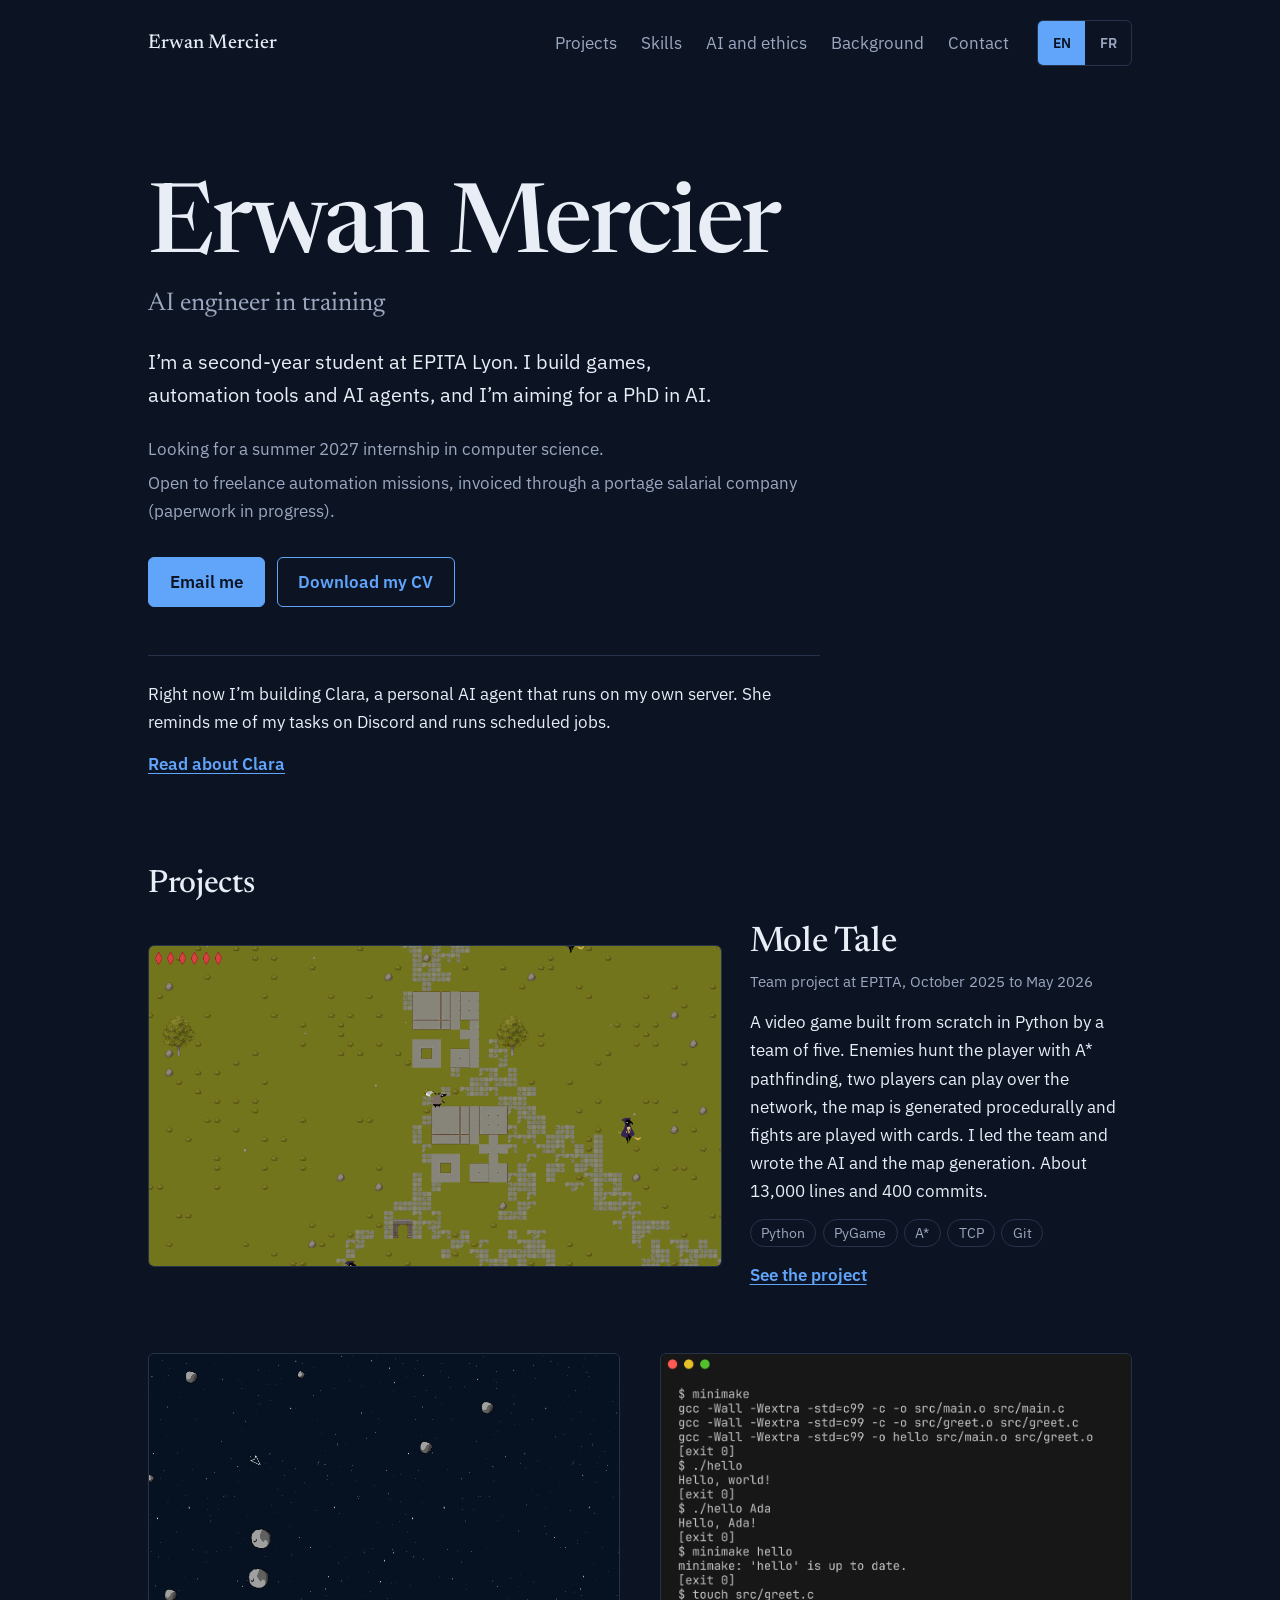
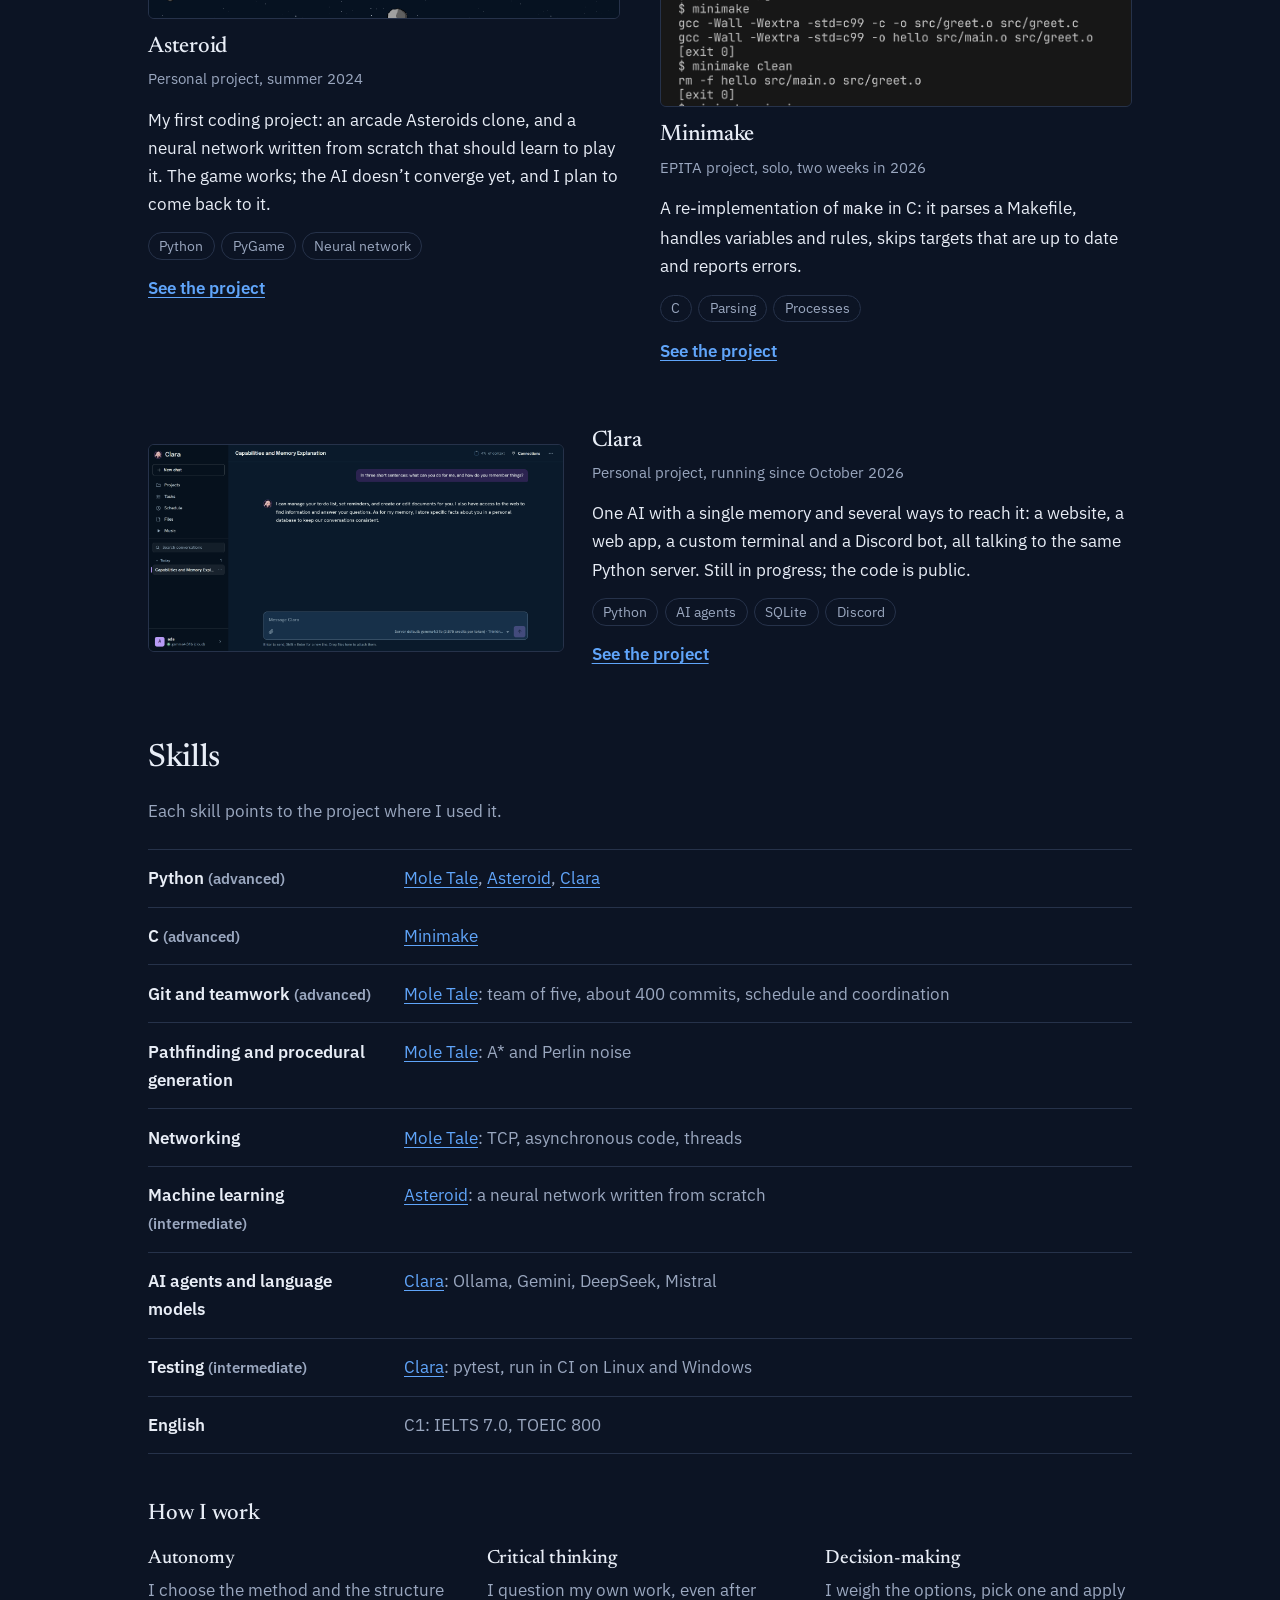
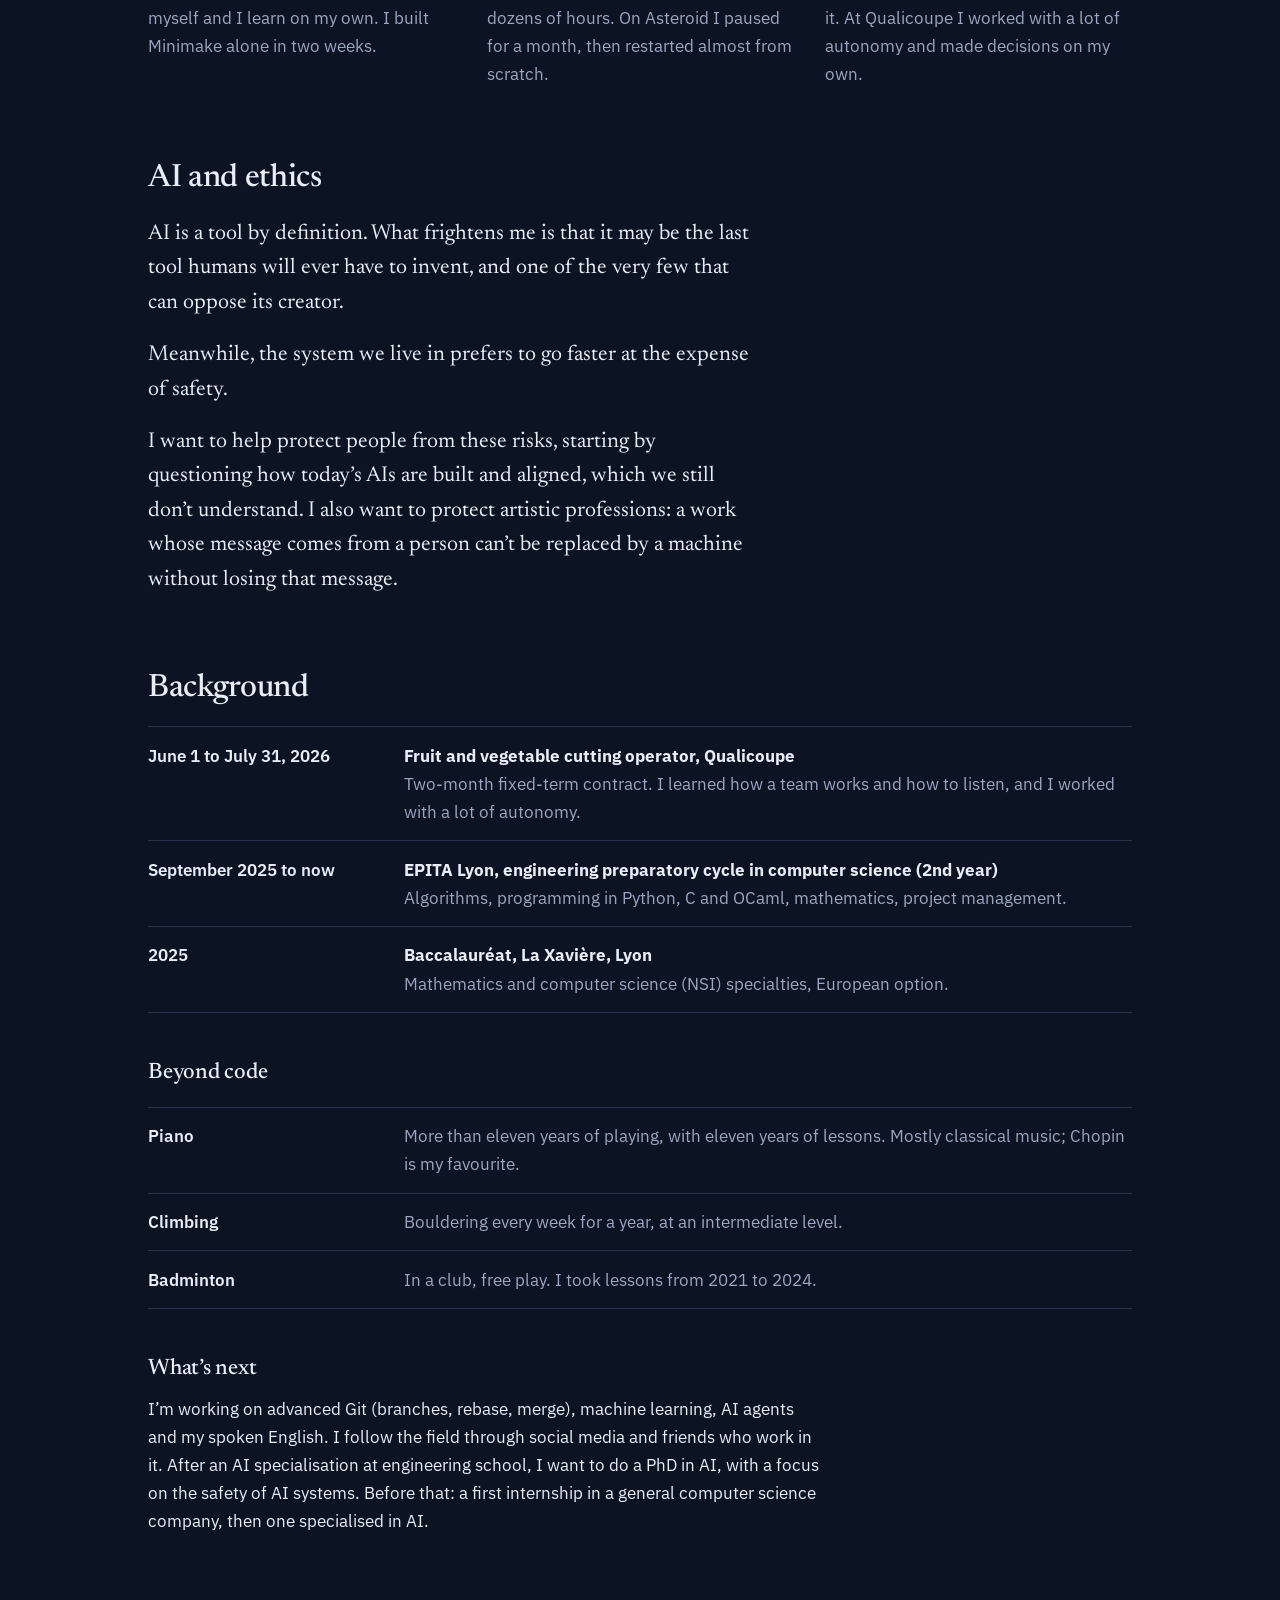
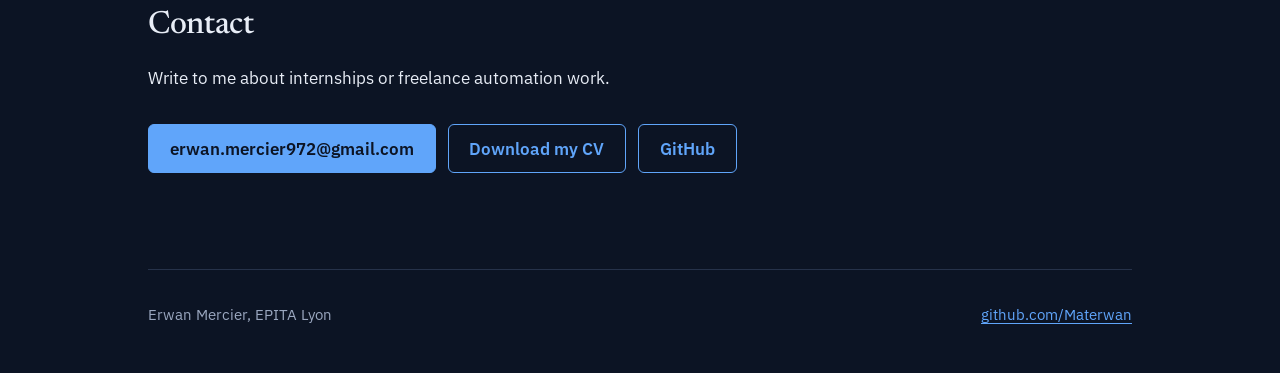
<file: index.html>
<!doctype html>
<html lang="en" data-title-en="Erwan Mercier — AI Engineer in Training" data-title-fr="Erwan Mercier — Ingénieur IA en formation">
<head>
<meta charset="utf-8">
<meta name="viewport" content="width=device-width, initial-scale=1">
<title>Erwan Mercier — AI Engineer in Training</title>
<meta name="description" content="Portfolio of Erwan Mercier, second-year computer science engineering student at EPITA Lyon: games, automation and AI agents.">
<link rel="preconnect" href="https://fonts.googleapis.com">
<link rel="preconnect" href="https://fonts.gstatic.com" crossorigin>
<link href="https://fonts.googleapis.com/css2?family=IBM+Plex+Sans:wght@400;500;600&family=Newsreader:opsz,wght@6..72,400;6..72,500;6..72,600&display=swap" rel="stylesheet">
<link rel="stylesheet" href="style.css">
<script>try{if(localStorage.lang==='fr')document.documentElement.lang='fr'}catch{}</script>
<script src="main.js" defer></script>
</head>
<body>
<div class="wrap">
  <header class="top">
    <a class="name" href="index.html">Erwan Mercier</a>
    <nav aria-label="Main">
      <a href="#projects"><span class="en">Projects</span><span class="fr">Projets</span></a>
      <a href="#skills"><span class="en">Skills</span><span class="fr">Compétences</span></a>
      <a href="#ethics"><span class="en">AI and ethics</span><span class="fr">IA et éthique</span></a>
      <a href="#background"><span class="en">Background</span><span class="fr">Parcours</span></a>
      <a href="#contact">Contact</a>
    </nav>
    <div class="lang" role="group" aria-label="Language / Langue">
      <button data-l="en" aria-pressed="true" lang="en">EN</button>
      <button data-l="fr" aria-pressed="false" lang="fr">FR</button>
    </div>
  </header>

  <main>
    <div class="hero">
      <h1 style="--i:0">Erwan Mercier</h1>
      <p class="role" style="--i:1"><span class="en">AI engineer in training</span><span class="fr">Ingénieur IA en formation</span></p>
      <p class="lead" style="--i:2">
        <span class="en">I’m a second-year student at EPITA Lyon. I build games, automation tools and AI agents, and I’m aiming for a PhD in AI.</span>
        <span class="fr">Je suis étudiant en deuxième année à l’EPITA Lyon. Je construis des jeux, des outils d’automatisation et des agents IA, et je vise un doctorat en IA.</span>
      </p>
      <ul class="avail" style="--i:3">
        <li><span class="en">Looking for a summer 2027 internship in computer science.</span><span class="fr">À la recherche d’un stage en informatique pour l’été 2027.</span></li>
        <li><span class="en">Open to freelance automation missions, invoiced through a portage salarial company (paperwork in progress).</span><span class="fr">Ouvert aux missions freelance d’automatisation, facturées via une société de portage salarial (dossier en cours).</span></li>
      </ul>
      <div class="btns" style="--i:4">
        <a class="btn primary" href="mailto:erwan.mercier972@gmail.com"><span class="en">Email me</span><span class="fr">M’écrire</span></a>
        <a class="btn" href="erwan-mercier-cv.pdf"><span class="en">Download my CV</span><span class="fr">Télécharger mon CV</span></a>
      </div>
      <div class="now" style="--i:5">
        <p>
          <span class="en">Right now I’m building Clara, a personal AI agent that runs on my own server. She reminds me of my tasks on Discord and runs scheduled jobs.</span>
          <span class="fr">En ce moment je construis Clara, un agent IA personnel hébergé sur mon propre serveur. Elle me rappelle mes tâches sur Discord et exécute des tâches programmées.</span>
        </p>
        <a class="more" href="projects/clara.html"><span class="en">Read about Clara</span><span class="fr">Découvrir Clara</span></a>
      </div>
    </div>

    <section id="projects">
      <h2><span class="en">Projects</span><span class="fr">Projets</span></h2>

      <article class="proj feature">
        <a href="projects/mole-tale.html" tabindex="-1" aria-hidden="true"><img class="shot" src="assets/mole-tale/overworld.png" width="1920" height="1080" alt=""></a>
        <div>
          <h3><a href="projects/mole-tale.html">Mole Tale</a></h3>
          <p class="meta"><span class="en">Team project at EPITA, October 2025 to May 2026</span><span class="fr">Projet d’équipe à l’EPITA, octobre 2025 à mai 2026</span></p>
          <p class="en">A video game built from scratch in Python by a team of five. Enemies hunt the player with A* pathfinding, two players can play over the network, the map is generated procedurally and fights are played with cards. I led the team and wrote the AI and the map generation. About 13,000 lines and 400 commits.</p>
          <p class="fr">Un jeu vidéo créé de zéro en Python par une équipe de cinq. Les ennemis traquent le joueur grâce au pathfinding A*, deux joueurs peuvent jouer en réseau, la carte est générée procéduralement et les combats se jouent aux cartes. J’ai dirigé l’équipe et écrit l’IA et la génération de la carte. Environ 13 000 lignes et 400 commits.</p>
          <ul class="tags"><li>Python</li><li>PyGame</li><li>A*</li><li>TCP</li><li>Git</li></ul>
          <a class="more" href="projects/mole-tale.html"><span class="en">See the project</span><span class="fr">Voir le projet</span></a>
        </div>
      </article>

      <div class="pair">
        <article class="proj">
          <a href="projects/asteroid.html" tabindex="-1" aria-hidden="true"><img class="shot" src="assets/asteroid/game.png" width="1841" height="1074" alt="" loading="lazy"></a>
          <h3 style="margin-top:1rem"><a href="projects/asteroid.html">Asteroid</a></h3>
          <p class="meta"><span class="en">Personal project, summer 2024</span><span class="fr">Projet personnel, été 2024</span></p>
          <p class="en">My first coding project: an arcade Asteroids clone, and a neural network written from scratch that should learn to play it. The game works; the AI doesn’t converge yet, and I plan to come back to it.</p>
          <p class="fr">Mon premier projet de code : un clone du jeu d’arcade Asteroids, et un réseau de neurones écrit de zéro censé apprendre à y jouer. Le jeu fonctionne ; l’IA ne converge pas encore et je compte y revenir.</p>
          <ul class="tags"><li>Python</li><li>PyGame</li><li>Neural network</li></ul>
          <a class="more" href="projects/asteroid.html"><span class="en">See the project</span><span class="fr">Voir le projet</span></a>
        </article>
        <article class="proj">
          <a href="projects/minimake.html" tabindex="-1" aria-hidden="true"><img class="shot" src="assets/minimake/run.png" width="2206" height="1944" alt="" loading="lazy" style="aspect-ratio:4/3;object-position:top"></a>
          <h3 style="margin-top:1rem"><a href="projects/minimake.html">Minimake</a></h3>
          <p class="meta"><span class="en">EPITA project, solo, two weeks in 2026</span><span class="fr">Projet EPITA, en solo, deux semaines en 2026</span></p>
          <p class="en">A re-implementation of <code>make</code> in C: it parses a Makefile, handles variables and rules, skips targets that are up to date and reports errors.</p>
          <p class="fr">Une réimplémentation de <code>make</code> en C : elle lit un Makefile, gère variables et règles, ignore les cibles à jour et signale les erreurs.</p>
          <ul class="tags"><li>C</li><li>Parsing</li><li>Processes</li></ul>
          <a class="more" href="projects/minimake.html"><span class="en">See the project</span><span class="fr">Voir le projet</span></a>
        </article>
      </div>

      <article class="proj row">
        <a href="projects/clara.html" tabindex="-1" aria-hidden="true"><img class="shot" src="assets/clara/chat.png" width="2880" height="1440" alt="" loading="lazy" style="aspect-ratio:2/1"></a>
        <div>
          <h3><a href="projects/clara.html">Clara</a></h3>
          <p class="meta"><span class="en">Personal project, running since October 2026</span><span class="fr">Projet personnel, en service depuis octobre 2026</span></p>
          <p class="en">One AI with a single memory and several ways to reach it: a website, a web app, a custom terminal and a Discord bot, all talking to the same Python server. Still in progress; the code is public.</p>
          <p class="fr">Une IA avec une seule mémoire et plusieurs moyens de la joindre : un site web, une application web, un terminal sur mesure et un bot Discord, tous reliés au même serveur Python. Encore en cours ; le code est public.</p>
          <ul class="tags"><li>Python</li><li>AI agents</li><li>SQLite</li><li>Discord</li></ul>
          <a class="more" href="projects/clara.html"><span class="en">See the project</span><span class="fr">Voir le projet</span></a>
        </div>
      </article>
    </section>

    <section id="skills">
      <h2><span class="en">Skills</span><span class="fr">Compétences</span></h2>
      <p class="muted"><span class="en">Each skill points to the project where I used it.</span><span class="fr">Chaque compétence renvoie au projet où je l’ai utilisée.</span></p>
      <dl class="dl" style="margin-top:1.5rem">
        <div><dt>Python <span class="muted small"><span class="en">(advanced)</span><span class="fr">(avancé)</span></span></dt><dd><a href="projects/mole-tale.html">Mole Tale</a>, <a href="projects/asteroid.html">Asteroid</a>, <a href="projects/clara.html">Clara</a></dd></div>
        <div><dt>C <span class="muted small"><span class="en">(advanced)</span><span class="fr">(avancé)</span></span></dt><dd><a href="projects/minimake.html">Minimake</a></dd></div>
        <div><dt><span class="en">Git and teamwork</span><span class="fr">Git et travail d’équipe</span> <span class="muted small"><span class="en">(advanced)</span><span class="fr">(avancé)</span></span></dt><dd><a href="projects/mole-tale.html">Mole Tale</a>: <span class="en">team of five, about 400 commits, schedule and coordination</span><span class="fr">équipe de cinq, environ 400 commits, planning et coordination</span></dd></div>
        <div><dt><span class="en">Pathfinding and procedural generation</span><span class="fr">Pathfinding et génération procédurale</span></dt><dd><a href="projects/mole-tale.html">Mole Tale</a>: <span class="en">A* and Perlin noise</span><span class="fr">A* et bruit de Perlin</span></dd></div>
        <div><dt><span class="en">Networking</span><span class="fr">Réseau</span></dt><dd><a href="projects/mole-tale.html">Mole Tale</a>: <span class="en">TCP, asynchronous code, threads</span><span class="fr">TCP, code asynchrone, threads</span></dd></div>
        <div><dt>Machine learning <span class="muted small"><span class="en">(intermediate)</span><span class="fr">(intermédiaire)</span></span></dt><dd><a href="projects/asteroid.html">Asteroid</a>: <span class="en">a neural network written from scratch</span><span class="fr">un réseau de neurones écrit de zéro</span></dd></div>
        <div><dt><span class="en">AI agents and language models</span><span class="fr">Agents IA et modèles de langage</span></dt><dd><a href="projects/clara.html">Clara</a>: Ollama, Gemini, DeepSeek, Mistral</dd></div>
        <div><dt><span class="en">Testing</span><span class="fr">Tests</span> <span class="muted small"><span class="en">(intermediate)</span><span class="fr">(intermédiaire)</span></span></dt><dd><a href="projects/clara.html">Clara</a>: <span class="en">pytest, run in CI on Linux and Windows</span><span class="fr">pytest, exécutés en CI sous Linux et Windows</span></dd></div>
        <div><dt><span class="en">English</span><span class="fr">Anglais</span></dt><dd><span class="en">C1: IELTS 7.0, TOEIC 800</span><span class="fr">C1 : IELTS 7.0, TOEIC 800</span></dd></div>
      </dl>

      <h3 style="margin:3rem 0 1.25rem"><span class="en">How I work</span><span class="fr">Ma façon de travailler</span></h3>
      <div class="three">
        <div><h3><span class="en">Autonomy</span><span class="fr">Autonomie</span></h3>
          <p class="en">I choose the method and the structure myself and I learn on my own. I built Minimake alone in two weeks.</p>
          <p class="fr">Je choisis seul la méthode et la structure, et j’apprends par moi-même. J’ai réalisé Minimake seul en deux semaines.</p></div>
        <div><h3><span class="en">Critical thinking</span><span class="fr">Esprit critique</span></h3>
          <p class="en">I question my own work, even after dozens of hours. On Asteroid I paused for a month, then restarted almost from scratch.</p>
          <p class="fr">Je remets en question mon travail, même après des dizaines d’heures. Sur Asteroid, j’ai fait un mois de pause puis repris presque de zéro.</p></div>
        <div><h3><span class="en">Decision-making</span><span class="fr">Prise de décision</span></h3>
          <p class="en">I weigh the options, pick one and apply it. At Qualicoupe I worked with a lot of autonomy and made decisions on my own.</p>
          <p class="fr">Je compare les options, j’en choisis une et je l’applique. Chez Qualicoupe, j’ai travaillé avec beaucoup d’autonomie et pris des décisions seul.</p></div>
      </div>
    </section>

    <section id="ethics" class="ethics">
      <h2><span class="en">AI and ethics</span><span class="fr">IA et éthique</span></h2>
      <p class="en">AI is a tool by definition. What frightens me is that it may be the last tool humans will ever have to invent, and one of the very few that can oppose its creator.</p>
      <p class="fr">L’IA est par définition un outil. Ce qui m’inquiète, c’est qu’elle est peut-être le dernier outil que l’humain aura à inventer, et l’un des seuls capables de s’opposer à son créateur.</p>
      <p class="en">Meanwhile, the system we live in prefers to go faster at the expense of safety.</p>
      <p class="fr">Pendant ce temps, le système dans lequel nous vivons préfère aller toujours plus vite, au détriment de la sécurité.</p>
      <p class="en">I want to help protect people from these risks, starting by questioning how today’s AIs are built and aligned, which we still don’t understand. I also want to protect artistic professions: a work whose message comes from a person can’t be replaced by a machine without losing that message.</p>
      <p class="fr">Je veux contribuer à protéger les gens de ces risques, en commençant par questionner la structure des IA actuelles et leur alignement, que nous ne comprenons pas encore. Je veux aussi protéger les métiers artistiques : une œuvre dont le message vient d’une personne ne peut pas être remplacée par une machine sans perdre ce message.</p>
    </section>

    <section id="background">
      <h2><span class="en">Background</span><span class="fr">Parcours</span></h2>
      <dl class="dl">
        <div><dt><span class="en">June 1 to July 31, 2026</span><span class="fr">1er juin au 31 juillet 2026</span></dt>
          <dd><strong style="color:var(--fg)"><span class="en">Fruit and vegetable cutting operator, Qualicoupe</span><span class="fr">Ouvrier de découpe de fruits et légumes, Qualicoupe</span></strong><br>
          <span class="en">Two-month fixed-term contract. I learned how a team works and how to listen, and I worked with a lot of autonomy.</span><span class="fr">CDD de deux mois. J’y ai appris le fonctionnement d’une équipe et l’écoute, et j’ai travaillé avec beaucoup d’autonomie.</span></dd></div>
        <div><dt><span class="en">September 2025 to now</span><span class="fr">Septembre 2025 à aujourd’hui</span></dt>
          <dd><strong style="color:var(--fg)"><span class="en">EPITA Lyon, engineering preparatory cycle in computer science (2nd year)</span><span class="fr">EPITA Lyon, cycle préparatoire ingénieur en informatique (2e année)</span></strong><br>
          <span class="en">Algorithms, programming in Python, C and OCaml, mathematics, project management.</span><span class="fr">Algorithmique, programmation en Python, C et OCaml, mathématiques, gestion de projet.</span></dd></div>
        <div><dt>2025</dt>
          <dd><strong style="color:var(--fg)"><span class="en">Baccalauréat, La Xavière, Lyon</span><span class="fr">Baccalauréat, La Xavière, Lyon</span></strong><br>
          <span class="en">Mathematics and computer science (NSI) specialties, European option.</span><span class="fr">Spécialités mathématiques et NSI, option européenne.</span></dd></div>
      </dl>

      <h3 style="margin:3rem 0 1.25rem"><span class="en">Beyond code</span><span class="fr">En dehors du code</span></h3>
      <dl class="dl">
        <div><dt>Piano</dt><dd><span class="en">More than eleven years of playing, with eleven years of lessons. Mostly classical music; Chopin is my favourite.</span><span class="fr">Plus de onze ans de pratique, avec onze ans de cours. Surtout du classique ; Chopin est mon préféré.</span></dd></div>
        <div><dt><span class="en">Climbing</span><span class="fr">Escalade</span></dt><dd><span class="en">Bouldering every week for a year, at an intermediate level.</span><span class="fr">De l’escalade de bloc chaque semaine depuis un an, niveau intermédiaire.</span></dd></div>
        <div><dt>Badminton</dt><dd><span class="en">In a club, free play. I took lessons from 2021 to 2024.</span><span class="fr">En club, en jeu libre. J’ai pris des cours de 2021 à 2024.</span></dd></div>
      </dl>

      <h3 style="margin:3rem 0 .75rem"><span class="en">What’s next</span><span class="fr">La suite</span></h3>
      <p class="en">I’m working on advanced Git (branches, rebase, merge), machine learning, AI agents and my spoken English. I follow the field through social media and friends who work in it. After an AI specialisation at engineering school, I want to do a PhD in AI, with a focus on the safety of AI systems. Before that: a first internship in a general computer science company, then one specialised in AI.</p>
      <p class="fr">Je travaille Git avancé (branches, rebase, merge), le machine learning, les agents IA et mon anglais oral. Je me tiens informé via les réseaux sociaux et des amis qui travaillent dans le domaine. Après une majeure IA en école d’ingénieurs, je veux faire un doctorat en IA, avec un intérêt pour la sécurité des systèmes d’IA. D’ici là : un premier stage dans une entreprise d’informatique généraliste, puis dans une entreprise spécialisée en IA.</p>
    </section>

    <section id="contact">
      <h2>Contact</h2>
      <p class="en">Write to me about internships or freelance automation work.</p>
      <p class="fr">Écrivez-moi pour un stage ou une mission d’automatisation en freelance.</p>
      <div class="btns">
        <a class="btn primary" href="mailto:erwan.mercier972@gmail.com">erwan.mercier972@gmail.com</a>
        <a class="btn" href="erwan-mercier-cv.pdf"><span class="en">Download my CV</span><span class="fr">Télécharger mon CV</span></a>
        <a class="btn" href="https://github.com/Materwan">GitHub</a>
      </div>
    </section>
  </main>

  <footer>
    <span>Erwan Mercier, EPITA Lyon</span>
    <a href="https://github.com/Materwan">github.com/Materwan</a>
  </footer>
</div>
</body>
</html>
</file>
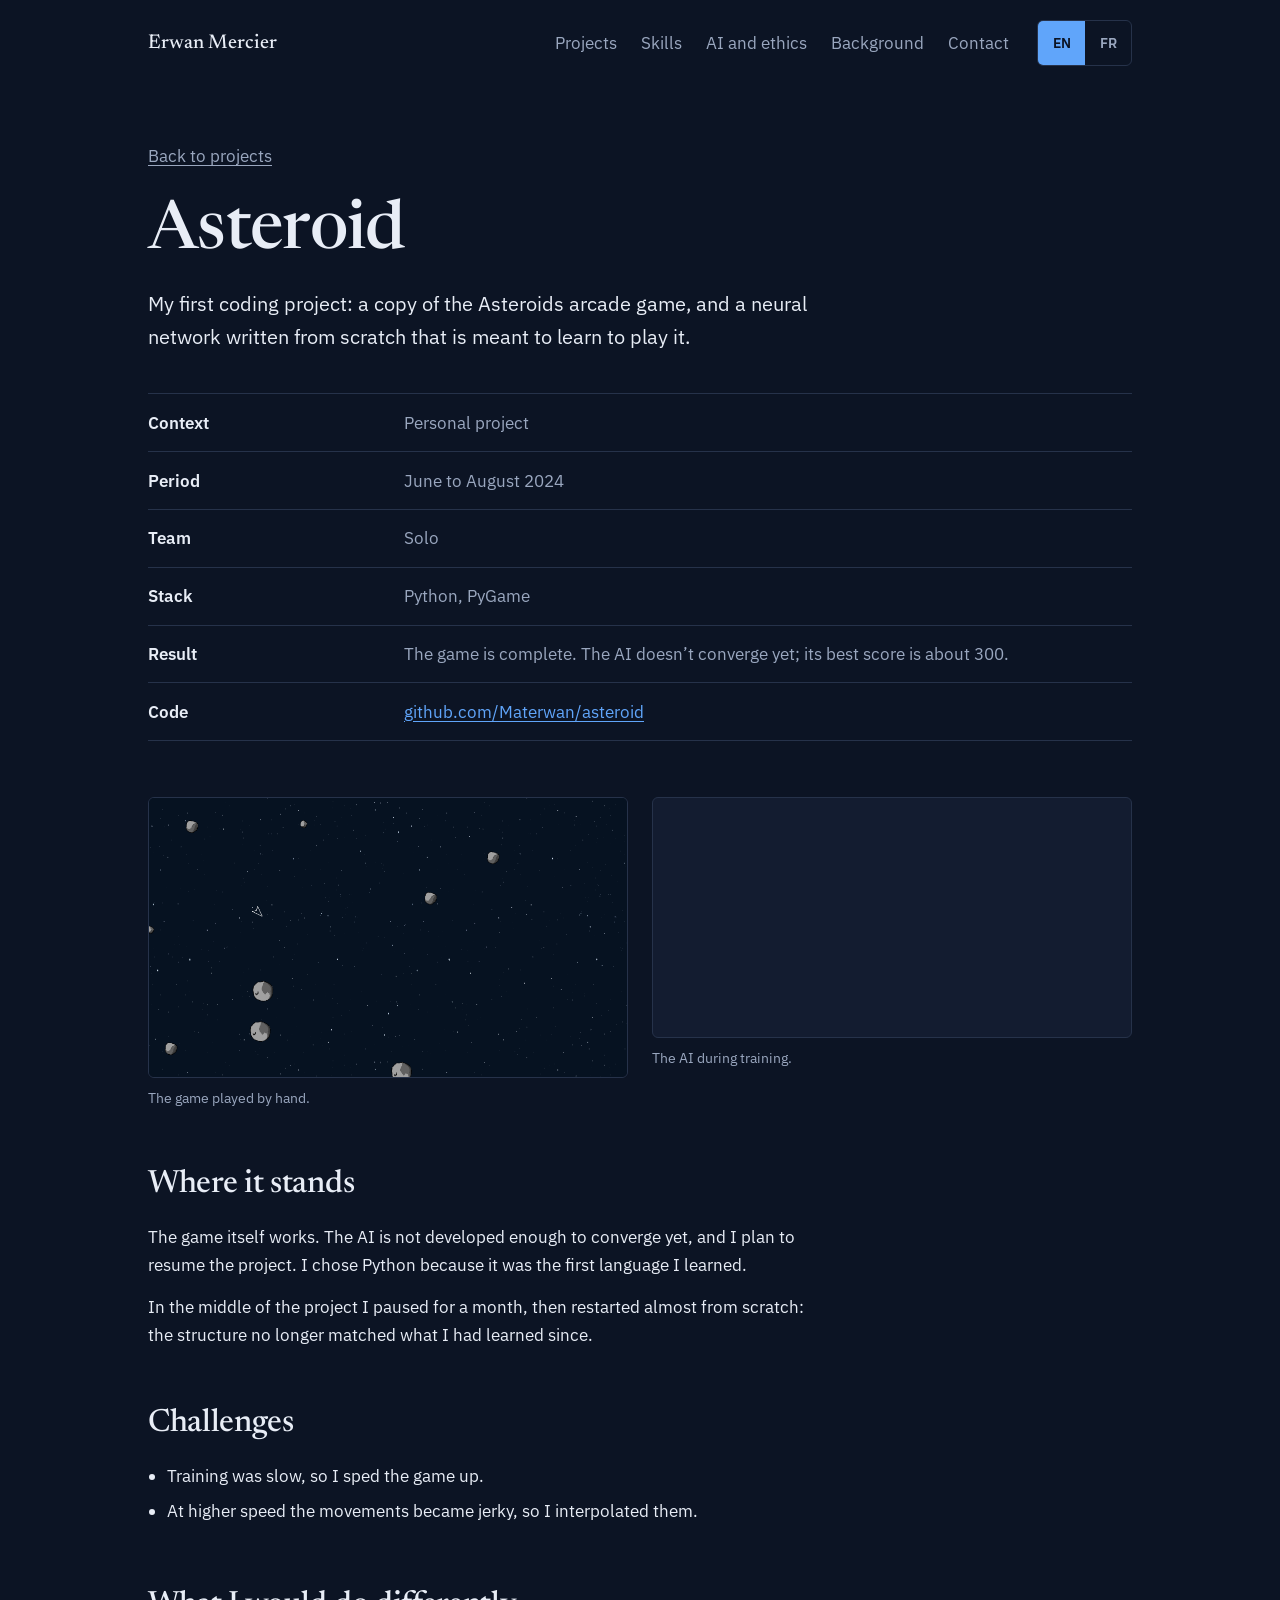
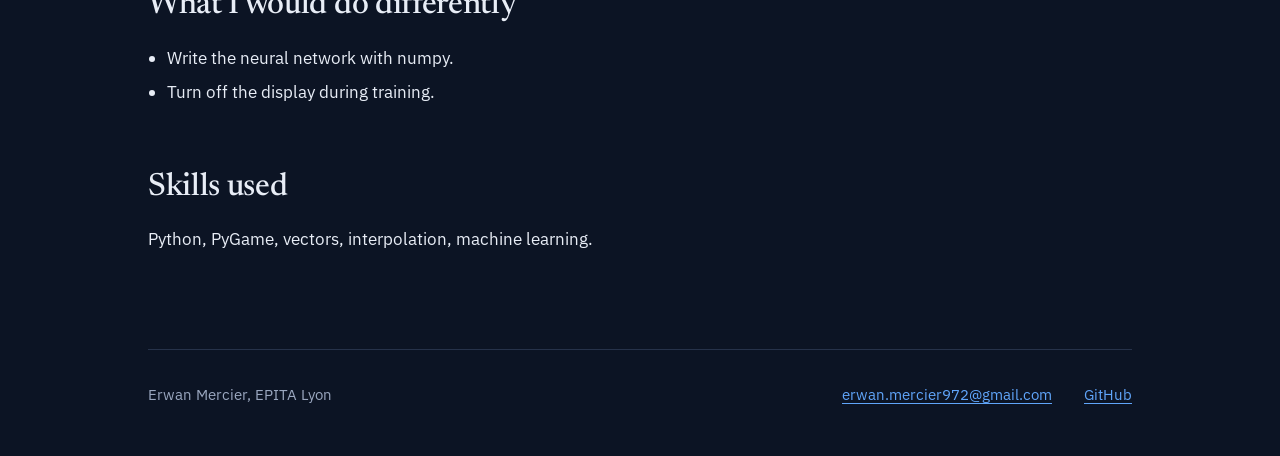
<file: projects/asteroid.html>
<!doctype html>
<html lang="en" data-title-en="Asteroid — Erwan Mercier" data-title-fr="Asteroid — Erwan Mercier">
<head>
<meta charset="utf-8">
<meta name="viewport" content="width=device-width, initial-scale=1">
<title>Asteroid — Erwan Mercier</title>
<meta name="description" content="Asteroid: an arcade game clone in Python and PyGame with a neural network written from scratch.">
<link rel="preconnect" href="https://fonts.googleapis.com">
<link rel="preconnect" href="https://fonts.gstatic.com" crossorigin>
<link href="https://fonts.googleapis.com/css2?family=IBM+Plex+Sans:wght@400;500;600&family=Newsreader:opsz,wght@6..72,400;6..72,500;6..72,600&display=swap" rel="stylesheet">
<link rel="stylesheet" href="../style.css">
<script>try{if(localStorage.lang==='fr')document.documentElement.lang='fr'}catch{}</script>
<script src="../main.js" defer></script>
</head>
<body>
<div class="wrap page">
  <header class="top">
    <a class="name" href="../index.html">Erwan Mercier</a>
    <nav aria-label="Main">
      <a href="../index.html#projects"><span class="en">Projects</span><span class="fr">Projets</span></a>
      <a href="../index.html#skills"><span class="en">Skills</span><span class="fr">Compétences</span></a>
      <a href="../index.html#ethics"><span class="en">AI and ethics</span><span class="fr">IA et éthique</span></a>
      <a href="../index.html#background"><span class="en">Background</span><span class="fr">Parcours</span></a>
      <a href="../index.html#contact">Contact</a>
    </nav>
    <div class="lang" role="group" aria-label="Language / Langue">
      <button data-l="en" aria-pressed="true" lang="en">EN</button>
      <button data-l="fr" aria-pressed="false" lang="fr">FR</button>
    </div>
  </header>

  <main>
    <div class="page-head">
      <a class="back" href="../index.html#projects"><span class="en">Back to projects</span><span class="fr">Retour aux projets</span></a>
      <h1>Asteroid</h1>
      <p class="lead en">My first coding project: a copy of the Asteroids arcade game, and a neural network written from scratch that is meant to learn to play it.</p>
      <p class="lead fr">Mon premier projet de code : une copie du jeu d’arcade Asteroids, et un réseau de neurones écrit de zéro censé apprendre à y jouer.</p>
      <dl class="dl facts">
        <div><dt><span class="en">Context</span><span class="fr">Contexte</span></dt><dd><span class="en">Personal project</span><span class="fr">Projet personnel</span></dd></div>
        <div><dt><span class="en">Period</span><span class="fr">Période</span></dt><dd><span class="en">June to August 2024</span><span class="fr">Juin à août 2024</span></dd></div>
        <div><dt><span class="en">Team</span><span class="fr">Équipe</span></dt><dd>Solo</dd></div>
        <div><dt>Stack</dt><dd>Python, PyGame</dd></div>
        <div><dt><span class="en">Result</span><span class="fr">Résultat</span></dt><dd><span class="en">The game is complete. The AI doesn’t converge yet; its best score is about 300.</span><span class="fr">Le jeu est complet. L’IA ne converge pas encore ; son meilleur score est d’environ 300.</span></dd></div>
        <div><dt><span class="en">Code</span><span class="fr">Code</span></dt><dd><a href="https://github.com/Materwan/asteroid.git">github.com/Materwan/asteroid</a></dd></div>
      </dl>
    </div>

    <section>
      <div class="gallery two">
        <figure><img class="shot" src="../assets/asteroid/game.png" width="1841" height="1074" alt="The game played by hand: a white ship among asteroids" data-alt-fr="Le jeu joué à la main : un vaisseau blanc au milieu d’astéroïdes"><figcaption><span class="en">The game played by hand.</span><span class="fr">Le jeu joué à la main.</span></figcaption></figure>
        <figure><video class="shot" src="../assets/asteroid/training.mp4" width="800" height="800" autoplay muted loop playsinline aria-label="The AI playing during training" data-alt-fr="L’IA en train de jouer pendant l’entraînement"></video><figcaption><span class="en">The AI during training.</span><span class="fr">L’IA pendant l’entraînement.</span></figcaption></figure>
      </div>
    </section>

    <section>
      <h2><span class="en">Where it stands</span><span class="fr">Où j’en suis</span></h2>
      <p class="en">The game itself works. The AI is not developed enough to converge yet, and I plan to resume the project. I chose Python because it was the first language I learned.</p>
      <p class="fr">Le jeu fonctionne. L’IA n’est pas encore assez développée pour converger, et je compte reprendre le projet. J’ai choisi Python car c’est le premier langage que j’ai appris.</p>
      <p class="en">In the middle of the project I paused for a month, then restarted almost from scratch: the structure no longer matched what I had learned since.</p>
      <p class="fr">En cours de route, j’ai fait un mois de pause puis repris presque de zéro : la structure ne correspondait plus à ce que j’avais appris entre-temps.</p>
    </section>

    <section>
      <h2><span class="en">Challenges</span><span class="fr">Difficultés</span></h2>
      <ul class="plain">
        <li><span class="en">Training was slow, so I sped the game up.</span><span class="fr">L’entraînement était lent, j’ai donc accéléré le jeu.</span></li>
        <li><span class="en">At higher speed the movements became jerky, so I interpolated them.</span><span class="fr">À vitesse élevée, les mouvements devenaient saccadés, j’ai donc interpolé les déplacements.</span></li>
      </ul>
    </section>

    <section>
      <h2><span class="en">What I would do differently</span><span class="fr">Ce que je ferais autrement</span></h2>
      <ul class="plain">
        <li><span class="en">Write the neural network with numpy.</span><span class="fr">Écrire le réseau de neurones avec numpy.</span></li>
        <li><span class="en">Turn off the display during training.</span><span class="fr">Désactiver l’affichage pendant l’entraînement.</span></li>
      </ul>
    </section>

    <section>
      <h2><span class="en">Skills used</span><span class="fr">Compétences mobilisées</span></h2>
      <p>Python, PyGame, <span class="en">vectors, interpolation, machine learning</span><span class="fr">vecteurs, interpolation, machine learning</span>.</p>
    </section>
  </main>

  <footer>
    <span>Erwan Mercier, EPITA Lyon</span>
    <a href="mailto:erwan.mercier972@gmail.com">erwan.mercier972@gmail.com</a>
    <a href="https://github.com/Materwan">GitHub</a>
  </footer>
</div>
</body>
</html>
</file>
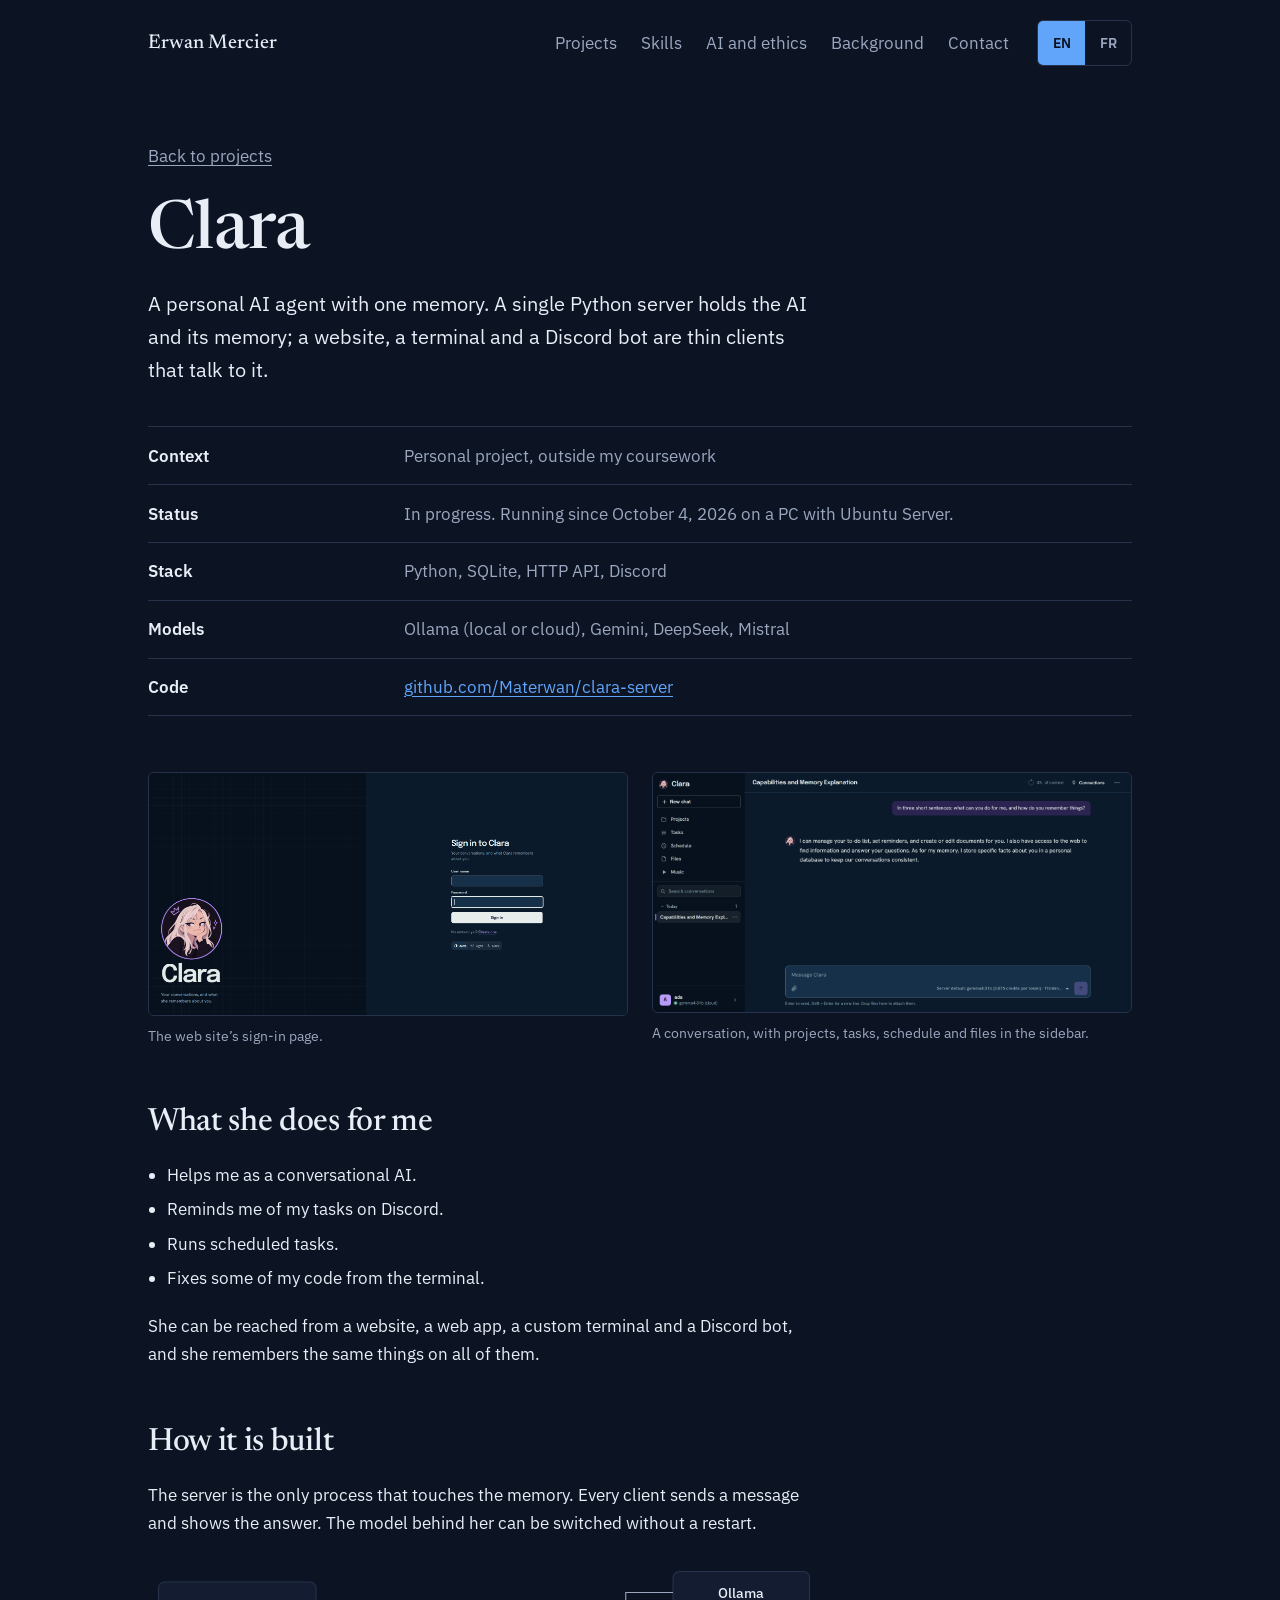
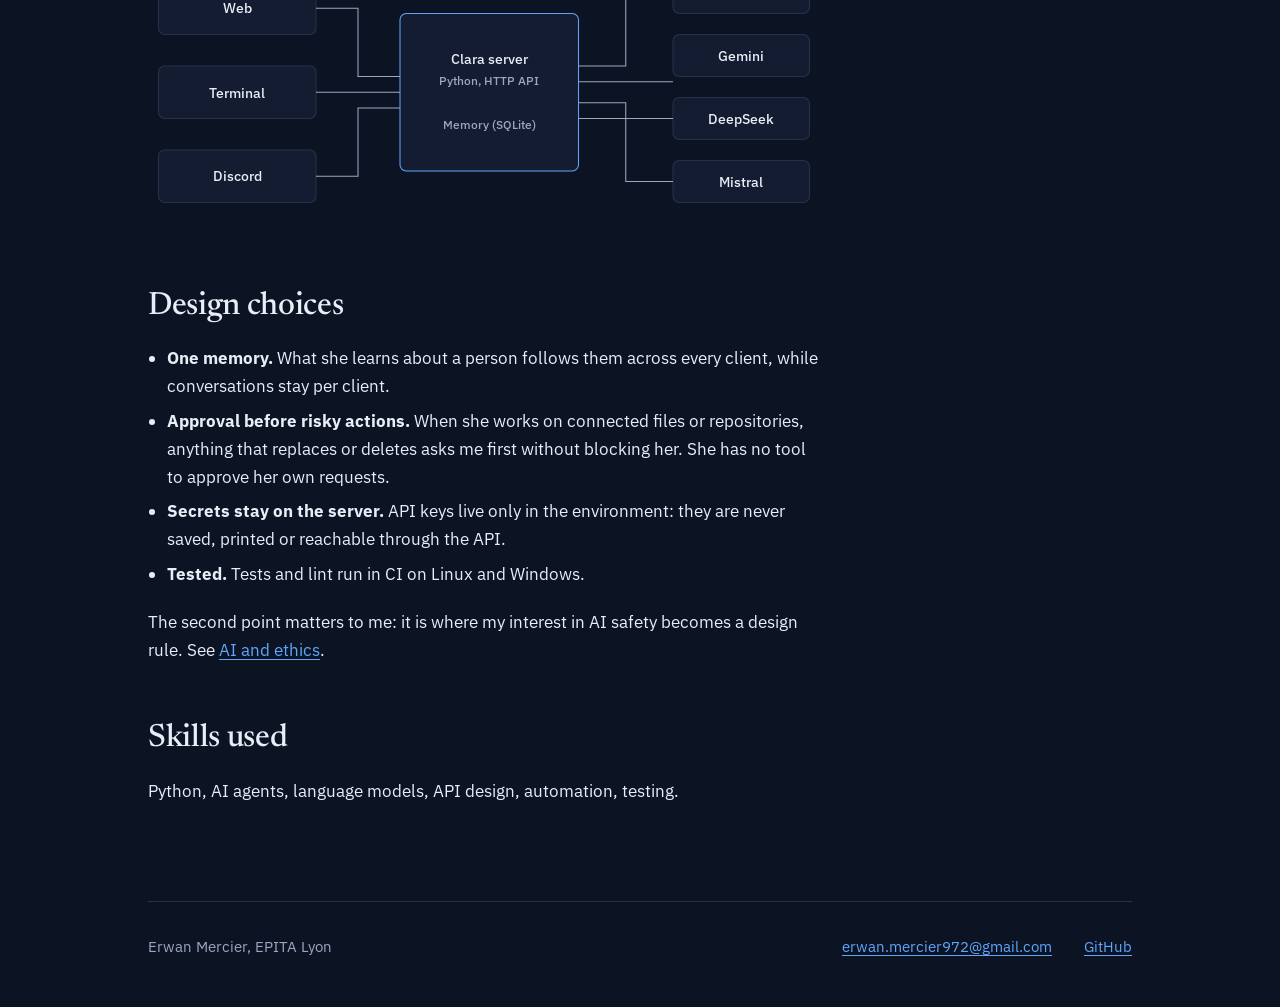
<file: projects/clara.html>
<!doctype html>
<html lang="en" data-title-en="Clara — Erwan Mercier" data-title-fr="Clara — Erwan Mercier">
<head>
<meta charset="utf-8">
<meta name="viewport" content="width=device-width, initial-scale=1">
<title>Clara — Erwan Mercier</title>
<meta name="description" content="Clara: a personal AI agent with one memory, reachable from a website, a terminal and Discord, running on my own server.">
<link rel="preconnect" href="https://fonts.googleapis.com">
<link rel="preconnect" href="https://fonts.gstatic.com" crossorigin>
<link href="https://fonts.googleapis.com/css2?family=IBM+Plex+Sans:wght@400;500;600&family=Newsreader:opsz,wght@6..72,400;6..72,500;6..72,600&display=swap" rel="stylesheet">
<link rel="stylesheet" href="../style.css">
<script>try{if(localStorage.lang==='fr')document.documentElement.lang='fr'}catch{}</script>
<script src="../main.js" defer></script>
</head>
<body>
<div class="wrap page">
  <header class="top">
    <a class="name" href="../index.html">Erwan Mercier</a>
    <nav aria-label="Main">
      <a href="../index.html#projects"><span class="en">Projects</span><span class="fr">Projets</span></a>
      <a href="../index.html#skills"><span class="en">Skills</span><span class="fr">Compétences</span></a>
      <a href="../index.html#ethics"><span class="en">AI and ethics</span><span class="fr">IA et éthique</span></a>
      <a href="../index.html#background"><span class="en">Background</span><span class="fr">Parcours</span></a>
      <a href="../index.html#contact">Contact</a>
    </nav>
    <div class="lang" role="group" aria-label="Language / Langue">
      <button data-l="en" aria-pressed="true" lang="en">EN</button>
      <button data-l="fr" aria-pressed="false" lang="fr">FR</button>
    </div>
  </header>

  <main>
    <div class="page-head">
      <a class="back" href="../index.html#projects"><span class="en">Back to projects</span><span class="fr">Retour aux projets</span></a>
      <h1>Clara</h1>
      <p class="lead en">A personal AI agent with one memory. A single Python server holds the AI and its memory; a website, a terminal and a Discord bot are thin clients that talk to it.</p>
      <p class="lead fr">Un agent IA personnel avec une seule mémoire. Un unique serveur Python contient l’IA et sa mémoire ; un site web, un terminal et un bot Discord sont de simples clients qui lui parlent.</p>
      <dl class="dl facts">
        <div><dt><span class="en">Context</span><span class="fr">Contexte</span></dt><dd><span class="en">Personal project, outside my coursework</span><span class="fr">Projet personnel, hors cursus</span></dd></div>
        <div><dt><span class="en">Status</span><span class="fr">État</span></dt><dd><span class="en">In progress. Running since October 4, 2026 on a PC with Ubuntu Server.</span><span class="fr">En cours. En service depuis le 4 octobre 2026 sur un PC sous Ubuntu Server.</span></dd></div>
        <div><dt>Stack</dt><dd>Python, SQLite, HTTP API, Discord</dd></div>
        <div><dt><span class="en">Models</span><span class="fr">Modèles</span></dt><dd>Ollama (<span class="en">local or cloud</span><span class="fr">local ou cloud</span>), Gemini, DeepSeek, Mistral</dd></div>
        <div><dt><span class="en">Code</span><span class="fr">Code</span></dt><dd><a href="https://github.com/Materwan/clara-server">github.com/Materwan/clara-server</a></dd></div>
      </dl>
    </div>

    <section>
      <div class="gallery two">
        <figure><img class="shot" src="../assets/clara/sign-in.png" width="1865" height="943" alt="Clara’s web site sign-in page" data-alt-fr="Page de connexion du site web de Clara"><figcaption><span class="en">The web site’s sign-in page.</span><span class="fr">La page de connexion du site web.</span></figcaption></figure>
        <figure><img class="shot" src="../assets/clara/chat.png" width="2880" height="1440" loading="lazy" alt="A conversation on Clara’s web site: she answers a question about what she can do and how she remembers, with projects, tasks, schedule and files in the sidebar" data-alt-fr="Une conversation sur le site de Clara : elle répond à une question sur ce qu’elle sait faire et sur sa mémoire, avec projets, tâches, planning et fichiers dans le menu"><figcaption><span class="en">A conversation, with projects, tasks, schedule and files in the sidebar.</span><span class="fr">Une conversation, avec projets, tâches, planning et fichiers dans le menu.</span></figcaption></figure>
      </div>
    </section>

    <section>
      <h2><span class="en">What she does for me</span><span class="fr">Ce qu’elle fait pour moi</span></h2>
      <ul class="plain">
        <li><span class="en">Helps me as a conversational AI.</span><span class="fr">M’aide comme IA conversationnelle.</span></li>
        <li><span class="en">Reminds me of my tasks on Discord.</span><span class="fr">Me rappelle mes tâches sur Discord.</span></li>
        <li><span class="en">Runs scheduled tasks.</span><span class="fr">Exécute des tâches programmées.</span></li>
        <li><span class="en">Fixes some of my code from the terminal.</span><span class="fr">Corrige une partie de mon code depuis le terminal.</span></li>
      </ul>
      <p class="en" style="margin-top:1.25rem">She can be reached from a website, a web app, a custom terminal and a Discord bot, and she remembers the same things on all of them.</p>
      <p class="fr" style="margin-top:1.25rem">On peut lui parler depuis un site web, une application web, un terminal sur mesure et un bot Discord, et elle se souvient des mêmes choses sur chacun.</p>
    </section>

    <section>
      <h2><span class="en">How it is built</span><span class="fr">Comment c’est construit</span></h2>
      <p class="en">The server is the only process that touches the memory. Every client sends a message and shows the answer. The model behind her can be switched without a restart.</p>
      <p class="fr">Le serveur est le seul processus qui touche à la mémoire. Chaque client envoie un message et affiche la réponse. Le modèle qui la fait fonctionner peut être changé sans redémarrage.</p>
      <svg class="diagram" viewBox="0 0 640 250" role="img" aria-label="Clients (web, terminal, Discord) talk to the Clara server, which holds a SQLite memory and calls model providers: Ollama, Gemini, DeepSeek, Mistral.">
        <rect x="10" y="20" width="150" height="50" rx="6"/><text x="85" y="50" text-anchor="middle">Web</text>
        <rect x="10" y="100" width="150" height="50" rx="6"/><text x="85" y="130" text-anchor="middle">Terminal</text>
        <rect x="10" y="180" width="150" height="50" rx="6"/><text x="85" y="210" text-anchor="middle">Discord</text>
        <rect class="core" x="240" y="50" width="170" height="150" rx="6"/>
        <text x="325" y="98" text-anchor="middle">Clara server</text>
        <text class="sub" x="325" y="118" text-anchor="middle">Python, HTTP API</text>
        <text class="sub en" x="325" y="160" text-anchor="middle">Memory (SQLite)</text>
        <text class="sub fr" x="325" y="160" text-anchor="middle">Mémoire (SQLite)</text>
        <rect x="500" y="10" width="130" height="40" rx="6"/><text x="565" y="35" text-anchor="middle">Ollama</text>
        <rect x="500" y="70" width="130" height="40" rx="6"/><text x="565" y="95" text-anchor="middle">Gemini</text>
        <rect x="500" y="130" width="130" height="40" rx="6"/><text x="565" y="155" text-anchor="middle">DeepSeek</text>
        <rect x="500" y="190" width="130" height="40" rx="6"/><text x="565" y="215" text-anchor="middle">Mistral</text>
        <path d="M160 45 H200 V110 H240 M160 125 H240 M160 205 H200 V140 H240"/>
        <path d="M410 100 H455 V30 H500 M410 115 H500 M410 135 H455 V150 H500 M410 150 H455 V210 H500" />
      </svg>
    </section>

    <section>
      <h2><span class="en">Design choices</span><span class="fr">Choix de conception</span></h2>
      <ul class="plain">
        <li><strong><span class="en">One memory.</span><span class="fr">Une seule mémoire.</span></strong> <span class="en">What she learns about a person follows them across every client, while conversations stay per client.</span><span class="fr">Ce qu’elle apprend sur une personne la suit sur tous les clients, tandis que les conversations restent propres à chacun.</span></li>
        <li><strong><span class="en">Approval before risky actions.</span><span class="fr">Validation avant les actions risquées.</span></strong> <span class="en">When she works on connected files or repositories, anything that replaces or deletes asks me first without blocking her. She has no tool to approve her own requests.</span><span class="fr">Quand elle travaille sur des fichiers ou dépôts connectés, tout ce qui remplace ou supprime me demande d’abord mon accord, sans la bloquer. Elle n’a aucun outil pour valider ses propres demandes.</span></li>
        <li><strong><span class="en">Secrets stay on the server.</span><span class="fr">Les secrets restent sur le serveur.</span></strong> <span class="en">API keys live only in the environment: they are never saved, printed or reachable through the API.</span><span class="fr">Les clés d’API n’existent que dans l’environnement : elles ne sont ni enregistrées, ni affichées, ni accessibles par l’API.</span></li>
        <li><strong><span class="en">Tested.</span><span class="fr">Testé.</span></strong> <span class="en">Tests and lint run in CI on Linux and Windows.</span><span class="fr">Les tests et le lint s’exécutent en CI sous Linux et Windows.</span></li>
      </ul>
      <p class="en" style="margin-top:1.25rem">The second point matters to me: it is where my interest in AI safety becomes a design rule. See <a href="../index.html#ethics">AI and ethics</a>.</p>
      <p class="fr" style="margin-top:1.25rem">Le deuxième point compte pour moi : c’est là que mon intérêt pour la sécurité de l’IA devient une règle de conception. Voir <a href="../index.html#ethics">IA et éthique</a>.</p>
    </section>

    <section>
      <h2><span class="en">Skills used</span><span class="fr">Compétences mobilisées</span></h2>
      <p>Python, <span class="en">AI agents, language models, API design, automation, testing</span><span class="fr">agents IA, modèles de langage, conception d’API, automatisation, tests</span>.</p>
    </section>
  </main>

  <footer>
    <span>Erwan Mercier, EPITA Lyon</span>
    <a href="mailto:erwan.mercier972@gmail.com">erwan.mercier972@gmail.com</a>
    <a href="https://github.com/Materwan">GitHub</a>
  </footer>
</div>
</body>
</html>
</file>
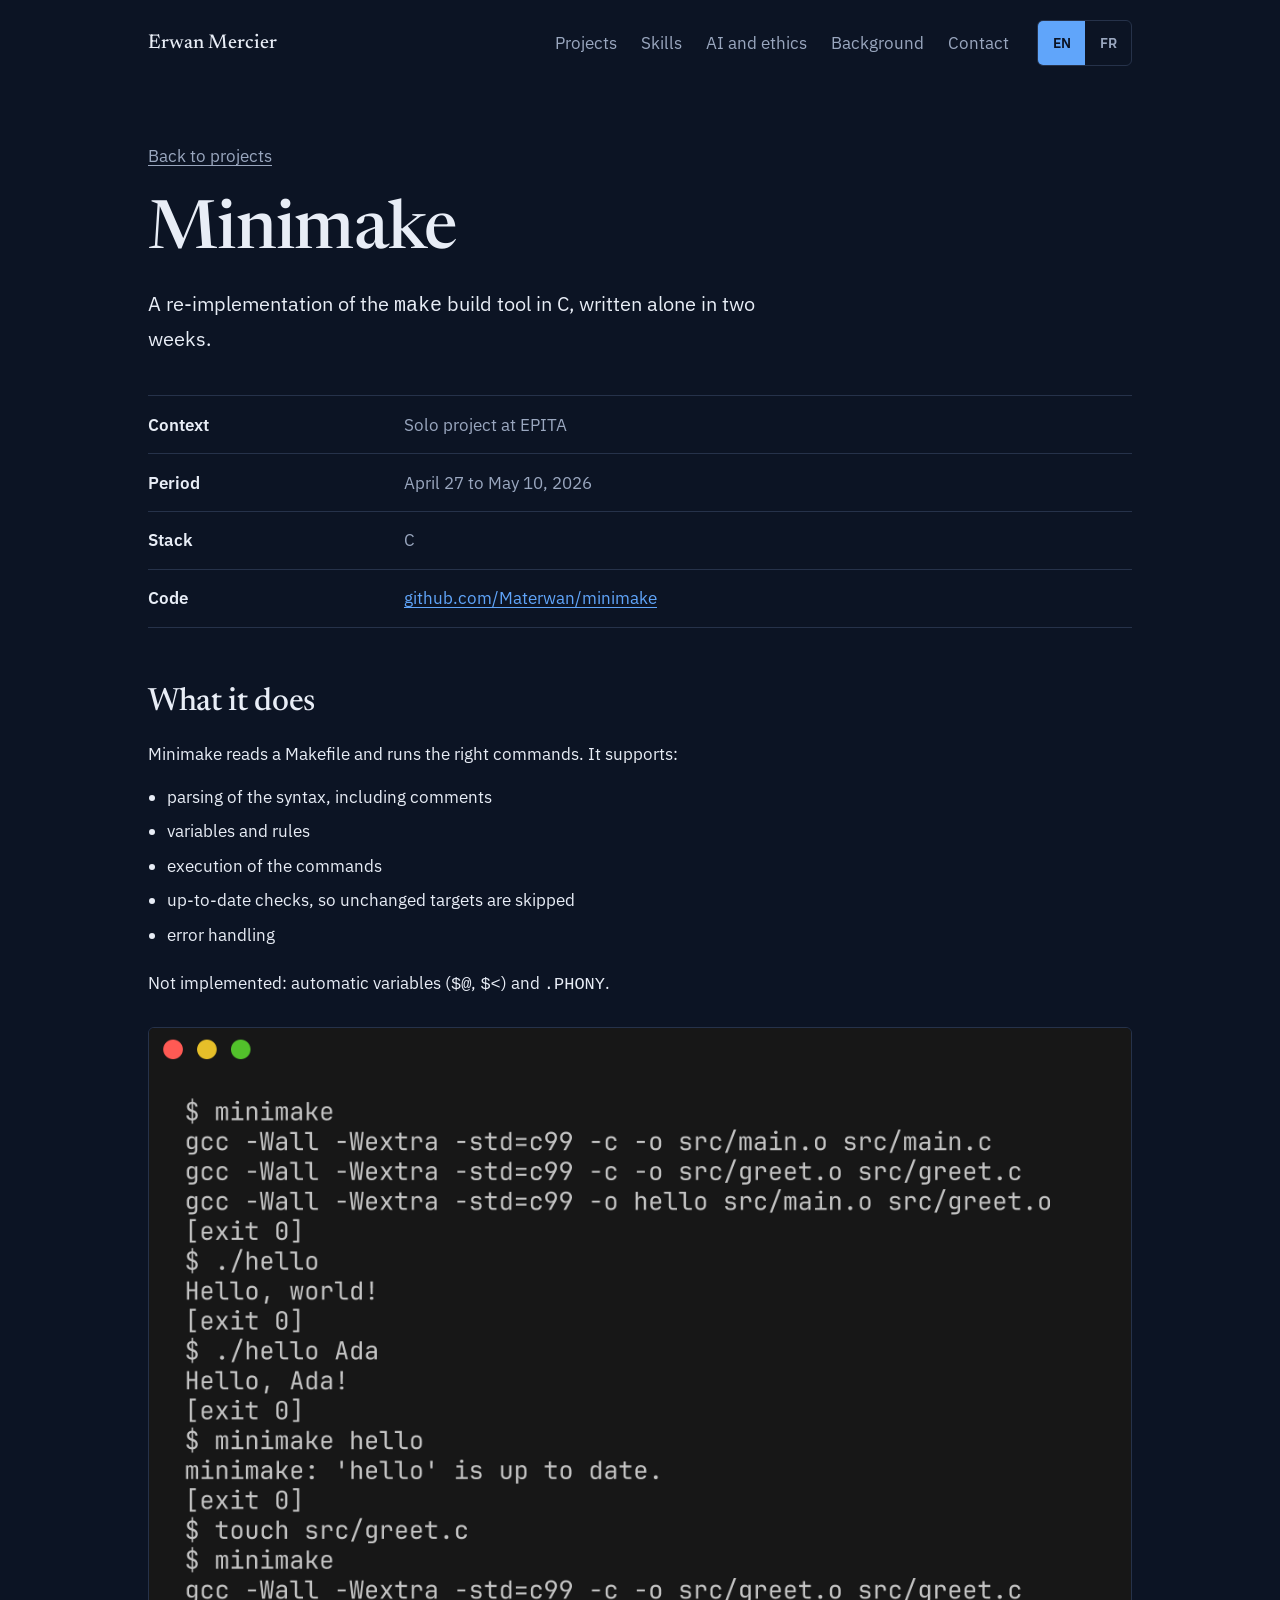
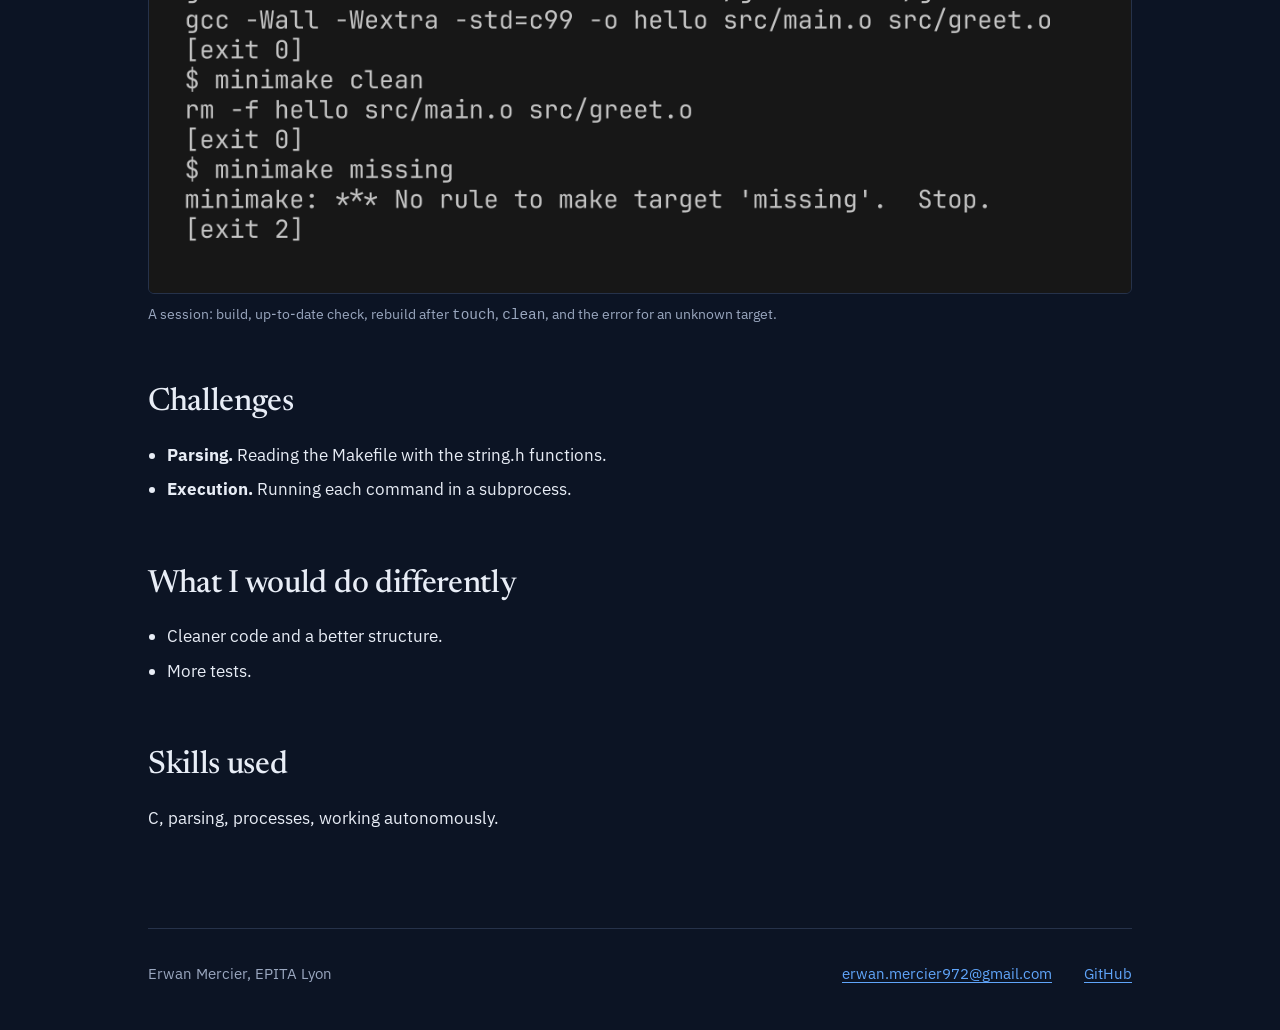
<file: projects/minimake.html>
<!doctype html>
<html lang="en" data-title-en="Minimake — Erwan Mercier" data-title-fr="Minimake — Erwan Mercier">
<head>
<meta charset="utf-8">
<meta name="viewport" content="width=device-width, initial-scale=1">
<title>Minimake — Erwan Mercier</title>
<meta name="description" content="Minimake: a re-implementation of the make build tool in C.">
<link rel="preconnect" href="https://fonts.googleapis.com">
<link rel="preconnect" href="https://fonts.gstatic.com" crossorigin>
<link href="https://fonts.googleapis.com/css2?family=IBM+Plex+Sans:wght@400;500;600&family=Newsreader:opsz,wght@6..72,400;6..72,500;6..72,600&display=swap" rel="stylesheet">
<link rel="stylesheet" href="../style.css">
<script>try{if(localStorage.lang==='fr')document.documentElement.lang='fr'}catch{}</script>
<script src="../main.js" defer></script>
</head>
<body>
<div class="wrap page">
  <header class="top">
    <a class="name" href="../index.html">Erwan Mercier</a>
    <nav aria-label="Main">
      <a href="../index.html#projects"><span class="en">Projects</span><span class="fr">Projets</span></a>
      <a href="../index.html#skills"><span class="en">Skills</span><span class="fr">Compétences</span></a>
      <a href="../index.html#ethics"><span class="en">AI and ethics</span><span class="fr">IA et éthique</span></a>
      <a href="../index.html#background"><span class="en">Background</span><span class="fr">Parcours</span></a>
      <a href="../index.html#contact">Contact</a>
    </nav>
    <div class="lang" role="group" aria-label="Language / Langue">
      <button data-l="en" aria-pressed="true" lang="en">EN</button>
      <button data-l="fr" aria-pressed="false" lang="fr">FR</button>
    </div>
  </header>

  <main>
    <div class="page-head">
      <a class="back" href="../index.html#projects"><span class="en">Back to projects</span><span class="fr">Retour aux projets</span></a>
      <h1>Minimake</h1>
      <p class="lead en">A re-implementation of the <code>make</code> build tool in C, written alone in two weeks.</p>
      <p class="lead fr">Une réimplémentation de l’outil de compilation <code>make</code> en C, écrite seul en deux semaines.</p>
      <dl class="dl facts">
        <div><dt><span class="en">Context</span><span class="fr">Contexte</span></dt><dd><span class="en">Solo project at EPITA</span><span class="fr">Projet individuel à l’EPITA</span></dd></div>
        <div><dt><span class="en">Period</span><span class="fr">Période</span></dt><dd><span class="en">April 27 to May 10, 2026</span><span class="fr">27 avril au 10 mai 2026</span></dd></div>
        <div><dt>Stack</dt><dd>C</dd></div>
        <div><dt><span class="en">Code</span><span class="fr">Code</span></dt><dd><a href="https://github.com/Materwan/minimake.git">github.com/Materwan/minimake</a></dd></div>
      </dl>
    </div>

    <section>
      <h2><span class="en">What it does</span><span class="fr">Ce qu’il fait</span></h2>
      <p class="en">Minimake reads a Makefile and runs the right commands. It supports:</p>
      <p class="fr">Minimake lit un Makefile et exécute les bonnes commandes. Il gère :</p>
      <ul class="plain" style="margin-top:.9rem">
        <li><span class="en">parsing of the syntax, including comments</span><span class="fr">l’analyse de la syntaxe, commentaires compris</span></li>
        <li><span class="en">variables and rules</span><span class="fr">les variables et les règles</span></li>
        <li><span class="en">execution of the commands</span><span class="fr">l’exécution des commandes</span></li>
        <li><span class="en">up-to-date checks, so unchanged targets are skipped</span><span class="fr">la vérification des dates, pour ignorer les cibles inchangées</span></li>
        <li><span class="en">error handling</span><span class="fr">la gestion des erreurs</span></li>
      </ul>
      <p class="en" style="margin-top:1.25rem">Not implemented: automatic variables (<code>$@</code>, <code>$&lt;</code>) and <code>.PHONY</code>.</p>
      <p class="fr">Non implémenté : les variables automatiques (<code>$@</code>, <code>$&lt;</code>) et <code>.PHONY</code>.</p>
      <figure><img class="shot" src="../assets/minimake/run.png" width="2206" height="1944" loading="lazy" alt="Terminal session: minimake builds a C program, skips an up-to-date target, rebuilds after a file changes, cleans, and reports an unknown target" data-alt-fr="Session de terminal : minimake compile un programme C, ignore une cible à jour, recompile après une modification, nettoie et signale une cible inconnue"><figcaption><span class="en">A session: build, up-to-date check, rebuild after <code>touch</code>, <code>clean</code>, and the error for an unknown target.</span><span class="fr">Une session : compilation, vérification de la date, recompilation après <code>touch</code>, <code>clean</code>, et l’erreur pour une cible inconnue.</span></figcaption></figure>
    </section>

    <section>
      <h2><span class="en">Challenges</span><span class="fr">Difficultés</span></h2>
      <ul class="plain">
        <li><strong>Parsing.</strong> <span class="en">Reading the Makefile with the string.h functions.</span><span class="fr">Lire le Makefile avec les fonctions de string.h.</span></li>
        <li><strong><span class="en">Execution.</span><span class="fr">Exécution.</span></strong> <span class="en">Running each command in a subprocess.</span><span class="fr">Lancer chaque commande dans un sous-processus.</span></li>
      </ul>
    </section>

    <section>
      <h2><span class="en">What I would do differently</span><span class="fr">Ce que je ferais autrement</span></h2>
      <ul class="plain">
        <li><span class="en">Cleaner code and a better structure.</span><span class="fr">Un code plus propre et une meilleure structure.</span></li>
        <li><span class="en">More tests.</span><span class="fr">Plus de tests.</span></li>
      </ul>
    </section>

    <section>
      <h2><span class="en">Skills used</span><span class="fr">Compétences mobilisées</span></h2>
      <p>C, <span class="en">parsing, processes, working autonomously</span><span class="fr">analyse syntaxique, processus, travail en autonomie</span>.</p>
    </section>
  </main>

  <footer>
    <span>Erwan Mercier, EPITA Lyon</span>
    <a href="mailto:erwan.mercier972@gmail.com">erwan.mercier972@gmail.com</a>
    <a href="https://github.com/Materwan">GitHub</a>
  </footer>
</div>
</body>
</html>
</file>
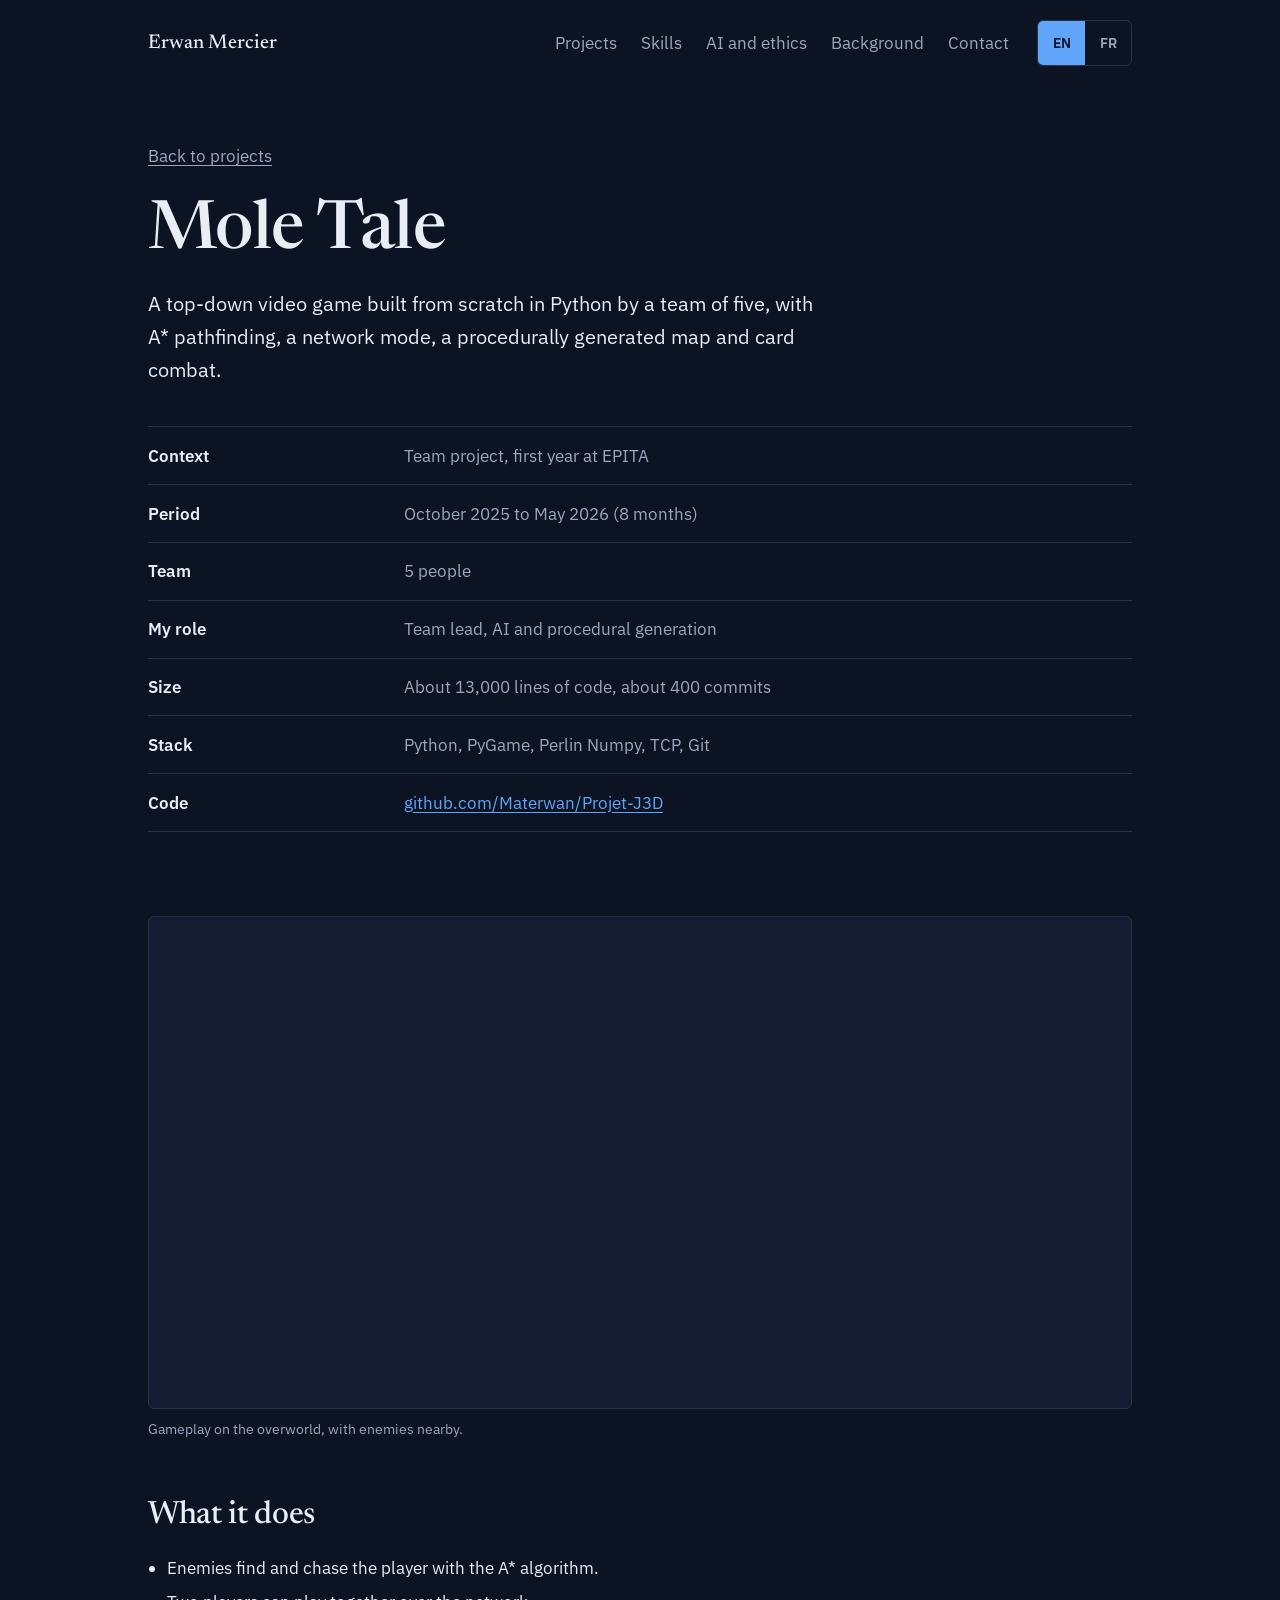
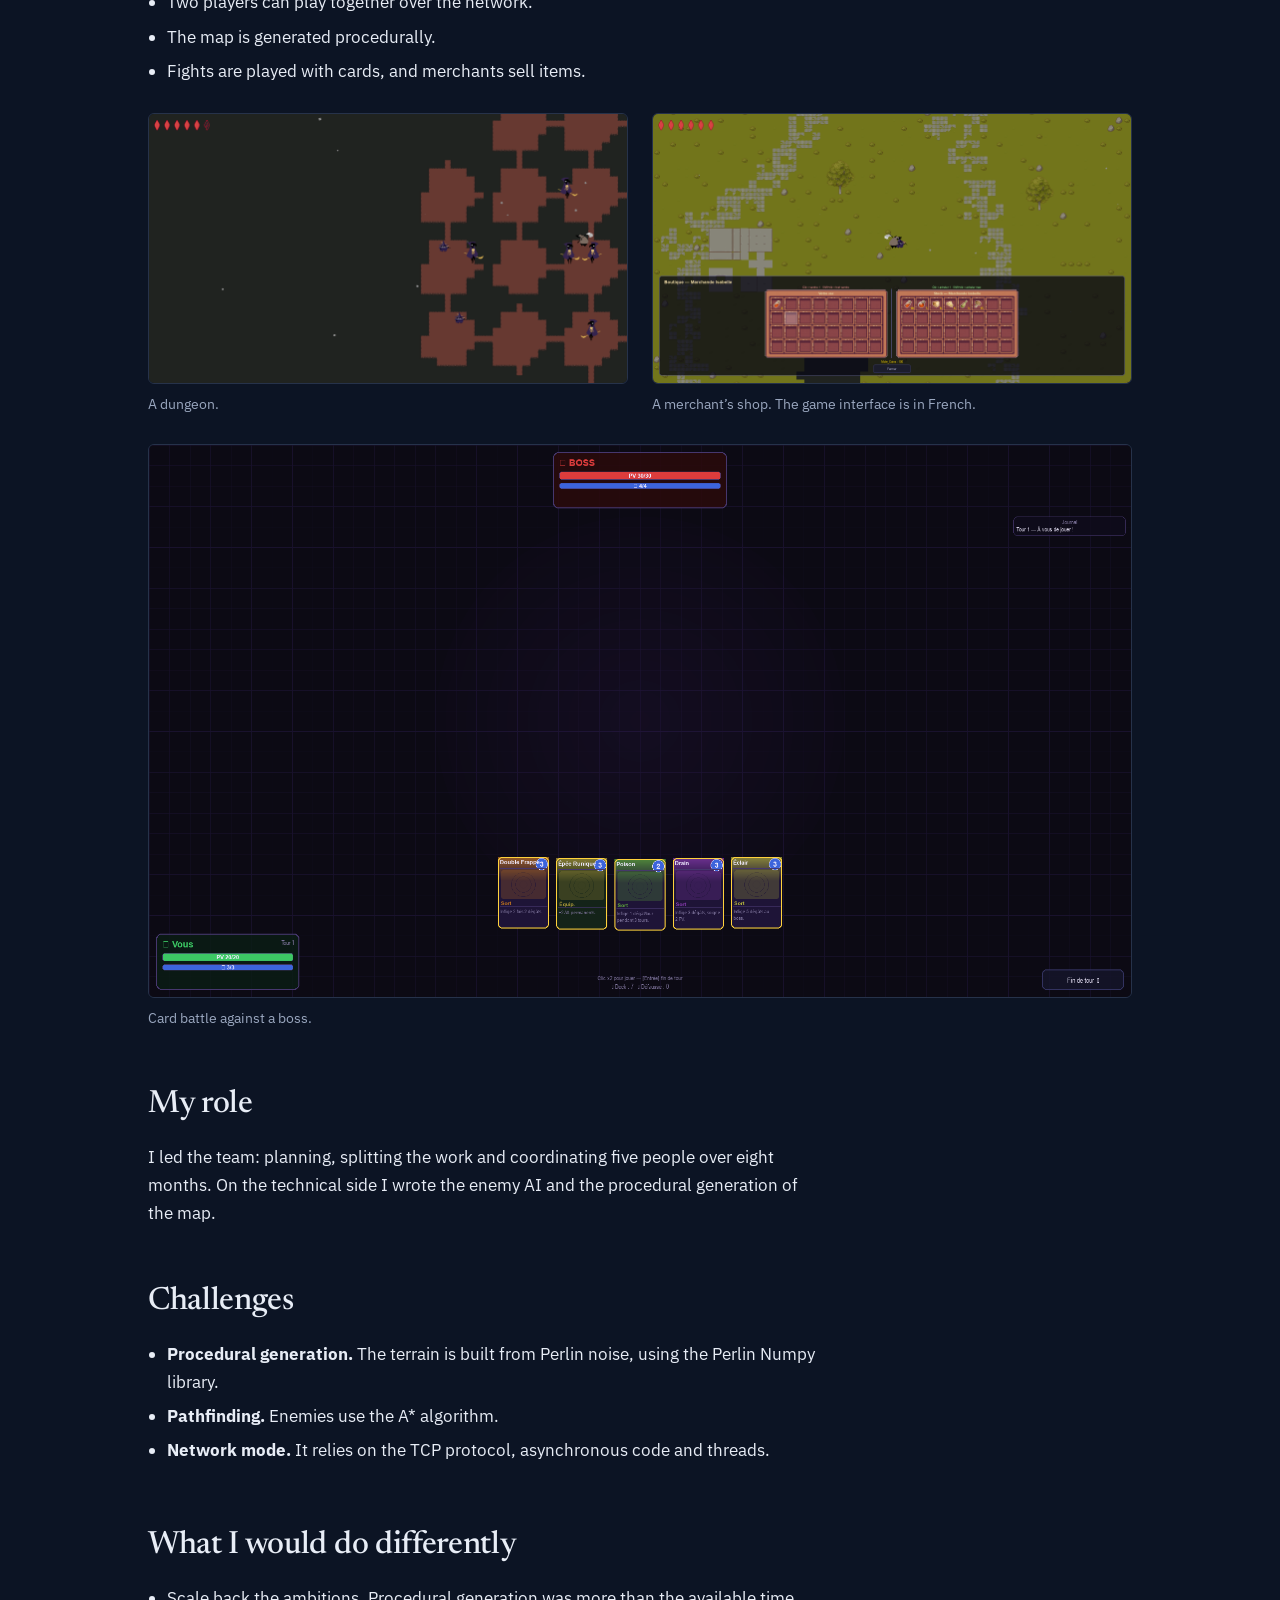
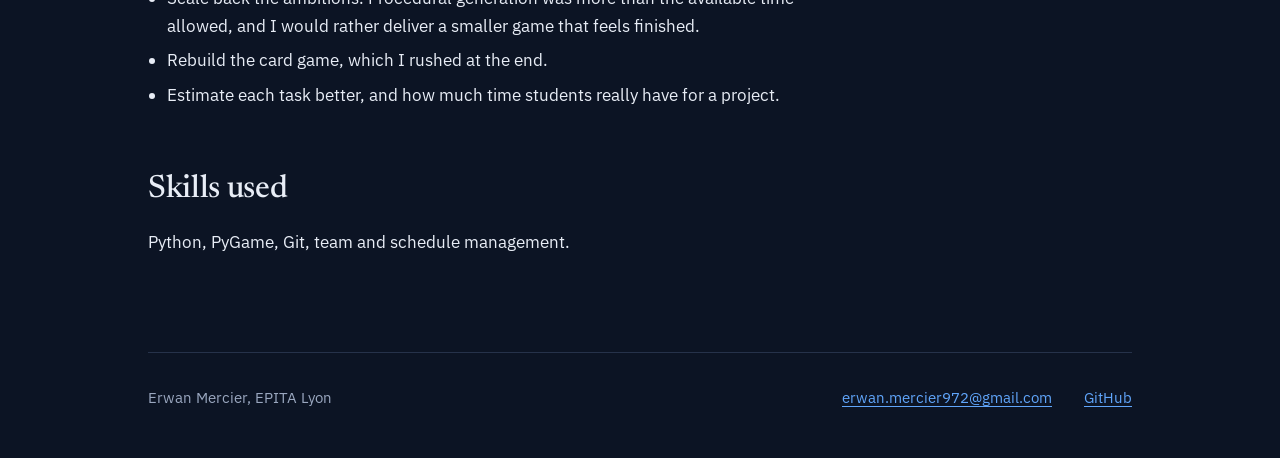
<file: projects/mole-tale.html>
<!doctype html>
<html lang="en" data-title-en="Mole Tale — Erwan Mercier" data-title-fr="Mole Tale — Erwan Mercier">
<head>
<meta charset="utf-8">
<meta name="viewport" content="width=device-width, initial-scale=1">
<title>Mole Tale — Erwan Mercier</title>
<meta name="description" content="Mole Tale: a team video game in Python with A* pathfinding, a network mode, procedural generation and card combat.">
<link rel="preconnect" href="https://fonts.googleapis.com">
<link rel="preconnect" href="https://fonts.gstatic.com" crossorigin>
<link href="https://fonts.googleapis.com/css2?family=IBM+Plex+Sans:wght@400;500;600&family=Newsreader:opsz,wght@6..72,400;6..72,500;6..72,600&display=swap" rel="stylesheet">
<link rel="stylesheet" href="../style.css">
<script>try{if(localStorage.lang==='fr')document.documentElement.lang='fr'}catch{}</script>
<script src="../main.js" defer></script>
</head>
<body>
<div class="wrap page">
  <header class="top">
    <a class="name" href="../index.html">Erwan Mercier</a>
    <nav aria-label="Main">
      <a href="../index.html#projects"><span class="en">Projects</span><span class="fr">Projets</span></a>
      <a href="../index.html#skills"><span class="en">Skills</span><span class="fr">Compétences</span></a>
      <a href="../index.html#ethics"><span class="en">AI and ethics</span><span class="fr">IA et éthique</span></a>
      <a href="../index.html#background"><span class="en">Background</span><span class="fr">Parcours</span></a>
      <a href="../index.html#contact">Contact</a>
    </nav>
    <div class="lang" role="group" aria-label="Language / Langue">
      <button data-l="en" aria-pressed="true" lang="en">EN</button>
      <button data-l="fr" aria-pressed="false" lang="fr">FR</button>
    </div>
  </header>

  <main>
    <div class="page-head">
      <a class="back" href="../index.html#projects"><span class="en">Back to projects</span><span class="fr">Retour aux projets</span></a>
      <h1>Mole Tale</h1>
      <p class="lead en">A top-down video game built from scratch in Python by a team of five, with A* pathfinding, a network mode, a procedurally generated map and card combat.</p>
      <p class="lead fr">Un jeu vidéo en vue de dessus créé de zéro en Python par une équipe de cinq, avec pathfinding A*, mode réseau, carte générée procéduralement et combats aux cartes.</p>
      <dl class="dl facts">
        <div><dt><span class="en">Context</span><span class="fr">Contexte</span></dt><dd><span class="en">Team project, first year at EPITA</span><span class="fr">Projet d’équipe, première année à l’EPITA</span></dd></div>
        <div><dt><span class="en">Period</span><span class="fr">Période</span></dt><dd><span class="en">October 2025 to May 2026 (8 months)</span><span class="fr">Octobre 2025 à mai 2026 (8 mois)</span></dd></div>
        <div><dt><span class="en">Team</span><span class="fr">Équipe</span></dt><dd><span class="en">5 people</span><span class="fr">5 personnes</span></dd></div>
        <div><dt><span class="en">My role</span><span class="fr">Mon rôle</span></dt><dd><span class="en">Team lead, AI and procedural generation</span><span class="fr">Chef d’équipe, IA et génération procédurale</span></dd></div>
        <div><dt><span class="en">Size</span><span class="fr">Taille</span></dt><dd><span class="en">About 13,000 lines of code, about 400 commits</span><span class="fr">Environ 13 000 lignes de code, environ 400 commits</span></dd></div>
        <div><dt>Stack</dt><dd>Python, PyGame, Perlin Numpy, TCP, Git</dd></div>
        <div><dt><span class="en">Code</span><span class="fr">Code</span></dt><dd><a href="https://github.com/Materwan/Projet-J3D.git">github.com/Materwan/Projet-J3D</a></dd></div>
      </dl>
    </div>

    <section>
      <figure>
        <video class="shot" src="../assets/mole-tale/gameplay.mp4" width="1280" height="720" autoplay muted loop playsinline aria-label="Gameplay of Mole Tale: the player on the overworld with enemies nearby" data-alt-fr="Séquence de jeu de Mole Tale : le joueur sur la carte avec des ennemis à proximité"></video>
        <figcaption><span class="en">Gameplay on the overworld, with enemies nearby.</span><span class="fr">Séquence de jeu sur la carte, avec des ennemis à proximité.</span></figcaption>
      </figure>
    </section>

    <section>
      <h2><span class="en">What it does</span><span class="fr">Ce que fait le jeu</span></h2>
      <ul class="plain">
        <li><span class="en">Enemies find and chase the player with the A* algorithm.</span><span class="fr">Les ennemis trouvent et poursuivent le joueur grâce à l’algorithme A*.</span></li>
        <li><span class="en">Two players can play together over the network.</span><span class="fr">Deux joueurs peuvent jouer ensemble en réseau.</span></li>
        <li><span class="en">The map is generated procedurally.</span><span class="fr">La carte est générée procéduralement.</span></li>
        <li><span class="en">Fights are played with cards, and merchants sell items.</span><span class="fr">Les combats se jouent aux cartes, et des marchands vendent des objets.</span></li>
      </ul>
      <div class="gallery two" style="margin-top:1.75rem">
        <figure><img class="shot" src="../assets/mole-tale/dungeon.png" width="1920" height="1080" loading="lazy" alt="A dungeon with several enemies" data-alt-fr="Un donjon avec plusieurs ennemis"><figcaption><span class="en">A dungeon.</span><span class="fr">Un donjon.</span></figcaption></figure>
        <figure><img class="shot" src="../assets/mole-tale/shop.png" width="1920" height="1080" loading="lazy" alt="A merchant’s shop where the player buys and sells items" data-alt-fr="La boutique d’une marchande où le joueur achète et vend des objets"><figcaption><span class="en">A merchant’s shop. The game interface is in French.</span><span class="fr">La boutique d’une marchande. L’interface du jeu est en français.</span></figcaption></figure>
      </div>
      <figure><img class="shot" src="../assets/mole-tale/card-game.png" width="1920" height="1080" loading="lazy" alt="Card battle against a boss" data-alt-fr="Combat de cartes contre un boss"><figcaption><span class="en">Card battle against a boss.</span><span class="fr">Combat de cartes contre un boss.</span></figcaption></figure>
    </section>

    <section>
      <h2><span class="en">My role</span><span class="fr">Mon rôle</span></h2>
      <p class="en">I led the team: planning, splitting the work and coordinating five people over eight months. On the technical side I wrote the enemy AI and the procedural generation of the map.</p>
      <p class="fr">J’ai dirigé l’équipe : planning, répartition du travail et coordination de cinq personnes pendant huit mois. Côté technique, j’ai écrit l’IA des ennemis et la génération procédurale de la carte.</p>
    </section>

    <section>
      <h2><span class="en">Challenges</span><span class="fr">Difficultés</span></h2>
      <ul class="plain">
        <li><strong><span class="en">Procedural generation.</span><span class="fr">Génération procédurale.</span></strong> <span class="en">The terrain is built from Perlin noise, using the Perlin Numpy library.</span><span class="fr">Le terrain est construit à partir de bruit de Perlin, avec la bibliothèque Perlin Numpy.</span></li>
        <li><strong>Pathfinding.</strong> <span class="en">Enemies use the A* algorithm.</span><span class="fr">Les ennemis utilisent l’algorithme A*.</span></li>
        <li><strong><span class="en">Network mode.</span><span class="fr">Mode réseau.</span></strong> <span class="en">It relies on the TCP protocol, asynchronous code and threads.</span><span class="fr">Il repose sur le protocole TCP, du code asynchrone et des threads.</span></li>
      </ul>
    </section>

    <section>
      <h2><span class="en">What I would do differently</span><span class="fr">Ce que je ferais autrement</span></h2>
      <ul class="plain">
        <li><span class="en">Scale back the ambitions. Procedural generation was more than the available time allowed, and I would rather deliver a smaller game that feels finished.</span><span class="fr">Revoir mes ambitions à la baisse. La génération procédurale dépassait le temps disponible, et je préfère livrer un jeu plus petit mais abouti.</span></li>
        <li><span class="en">Rebuild the card game, which I rushed at the end.</span><span class="fr">Refaire le jeu de cartes, que j’ai fait dans la précipitation à la fin.</span></li>
        <li><span class="en">Estimate each task better, and how much time students really have for a project.</span><span class="fr">Mieux estimer chaque tâche, ainsi que le temps réel que des étudiants peuvent consacrer à un projet.</span></li>
      </ul>
    </section>

    <section>
      <h2><span class="en">Skills used</span><span class="fr">Compétences mobilisées</span></h2>
      <p>Python, PyGame, Git, <span class="en">team and schedule management</span><span class="fr">gestion d’équipe et de planning</span>.</p>
    </section>
  </main>

  <footer>
    <span>Erwan Mercier, EPITA Lyon</span>
    <a href="mailto:erwan.mercier972@gmail.com">erwan.mercier972@gmail.com</a>
    <a href="https://github.com/Materwan">GitHub</a>
  </footer>
</div>
</body>
</html>
</file>
<file: style.css>
:root{
  --bg:#0c1424; --surface:#131c30; --line:#26324a; --fg:#e8edf6; --muted:#9aa7bf;
  --accent:#60a5fa; --accent-ink:#0c1424;
  --serif:'Newsreader',Georgia,serif; --sans:'IBM Plex Sans',system-ui,sans-serif;
}
*{box-sizing:border-box;margin:0}
html{scroll-behavior:smooth}
body{background:var(--bg);color:var(--fg);font:400 1.0625rem/1.65 var(--sans)}
h1,h2,h3{font-family:var(--serif);font-weight:500;line-height:1.15;letter-spacing:-.01em}
h2{font-size:2rem;margin-bottom:1.25rem}
h3{font-size:1.4rem;margin-bottom:.35rem}
p{max-width:42rem}
p+p{margin-top:.9rem}
a{color:var(--accent);text-underline-offset:3px}
a:hover{color:var(--fg)}
a:focus-visible,button:focus-visible{outline:3px solid var(--accent);outline-offset:3px;border-radius:4px}
img,video{display:block;max-width:100%;height:auto}
.wrap{max-width:64rem;margin:0 auto;padding:0 1.25rem}
section{padding:4.5rem 0 0}
.muted{color:var(--muted)}
.small{font-size:.95rem}

/* language: only the active one shows */
html[lang="en"] .fr, html[lang="fr"] .en{display:none}

/* header */
.top{display:flex;flex-wrap:wrap;align-items:center;gap:.5rem 1.75rem;padding:1.25rem 0}
.top .name{margin-right:auto;font:500 1.25rem var(--serif);color:var(--fg);text-decoration:none}
.top nav{display:flex;flex-wrap:wrap;gap:.25rem 1.5rem}
.top nav a{color:var(--muted);text-decoration:none;padding:.5rem 0}
.top nav a:hover{color:var(--fg)}
.lang{display:flex;border:1px solid var(--line);border-radius:6px;overflow:hidden}
.lang button{font:600 .85rem var(--sans);color:var(--muted);background:none;border:0;padding:.5rem .9rem;min-height:44px;cursor:pointer}
.lang button[aria-pressed="true"]{background:var(--accent);color:var(--accent-ink)}

/* hero (home) */
.hero{padding:5.5rem 0 1rem}
.hero h1{font-size:clamp(3.2rem,9vw,6rem);letter-spacing:-.025em}
.hero .role{font:400 1.6rem var(--serif);color:var(--muted);margin:.4rem 0 1.75rem}
.hero .lead{font-size:1.25rem;max-width:36rem}
.avail{list-style:none;padding:0;margin:1.5rem 0 0;display:grid;gap:.4rem;max-width:42rem;color:var(--muted)}
.btns{display:flex;flex-wrap:wrap;gap:.75rem;margin-top:2rem}
.btn{display:inline-flex;align-items:center;min-height:44px;padding:.6rem 1.3rem;border:1px solid var(--accent);border-radius:6px;color:var(--accent);font-weight:600;text-decoration:none;transition:background .2s,color .2s}
.btn.primary{background:var(--accent);color:var(--accent-ink)}
.btn:hover{background:var(--fg);border-color:var(--fg);color:var(--accent-ink)}
.now{margin-top:3rem;padding-top:1.5rem;border-top:1px solid var(--line);max-width:42rem}
@media(prefers-reduced-motion:no-preference){
  .hero>*{animation:in .7s cubic-bezier(.2,.7,.2,1) both;animation-delay:calc(var(--i,0)*110ms)}
}
@keyframes in{from{opacity:0;transform:translateY(12px)}}

/* projects (home) */
.proj .meta{color:var(--muted);font-size:.95rem;margin-bottom:.6rem}
.proj h3 a{color:var(--fg);text-decoration:none}
.proj h3 a:hover{color:var(--accent)}
.shot{border:1px solid var(--line);border-radius:6px;background:var(--surface);width:100%}
.tags{display:flex;flex-wrap:wrap;gap:.4rem;list-style:none;padding:0;margin:.9rem 0 0}
.tags li{font-size:.85rem;padding:.1rem .65rem;border:1px solid var(--line);border-radius:99px;color:var(--muted)}
.more{display:inline-block;margin-top:.9rem;font-weight:600}
.feature{display:grid;gap:1.75rem;margin-bottom:4rem}
.feature h3{font-size:2.2rem}
.pair{display:grid;gap:2.5rem;margin-bottom:4rem}
.row{display:grid;gap:1.75rem}
@media(min-width:48rem){
  .feature{grid-template-columns:1.5fr 1fr;align-items:center}
  .pair{grid-template-columns:1fr 1fr}
  .row{grid-template-columns:1fr 1.3fr;align-items:center}
  .row .shot{order:2}
}
.proj .shot{aspect-ratio:16/9;object-fit:cover}

/* lists */
.dl{display:grid;gap:0;border-top:1px solid var(--line)}
.dl>div{display:grid;gap:.15rem 2rem;padding:.9rem 0;border-bottom:1px solid var(--line)}
.dl dt{font-weight:600}
.dl dd{color:var(--muted)}
@media(min-width:40rem){.dl>div{grid-template-columns:14rem 1fr}}
.three{display:grid;gap:2rem}
@media(min-width:48rem){.three{grid-template-columns:repeat(3,1fr)}}
.three h3{font-size:1.2rem}
.three p{color:var(--muted)}

.ethics p{font:400 1.35rem/1.6 var(--serif);max-width:38rem}
.ethics p+p{margin-top:1.1rem}

footer{margin-top:6rem;padding:2rem 0 3rem;border-top:1px solid var(--line);color:var(--muted);font-size:.95rem;display:flex;flex-wrap:wrap;gap:.5rem 2rem}
footer span:first-child{margin-right:auto}

/* project pages */
.page-head{padding:3.5rem 0 0}
.back{display:inline-block;margin-bottom:1.5rem;color:var(--muted)}
.page-head h1{font-size:clamp(2.6rem,7vw,4.2rem)}
.page-head .lead{font-size:1.25rem;margin-top:1rem}
.facts{margin-top:2.5rem}
.page section{padding-top:3.5rem}
.page ul.plain{padding-left:1.2rem;max-width:42rem}
.page ul.plain li{margin:.4rem 0}
figure{margin:1.75rem 0 0}
figure figcaption{margin-top:.5rem;color:var(--muted);font-size:.9rem}
.gallery{display:grid;gap:1.5rem}
@media(min-width:48rem){.gallery.two{grid-template-columns:1fr 1fr}}
.gallery figure{margin:0}
svg.diagram{width:100%;max-width:42rem;height:auto;margin-top:1.5rem}
svg.diagram rect{fill:var(--surface);stroke:var(--line)}
svg.diagram rect.core{stroke:var(--accent)}
svg.diagram text{fill:var(--fg);font:500 13px var(--sans)}
svg.diagram text.sub{fill:var(--muted);font-size:11px}
svg.diagram path{stroke:var(--muted);fill:none}

@media(prefers-reduced-motion:reduce){*{transition:none!important;animation:none!important;scroll-behavior:auto!important}}

/* narrow screens: language toggle sits next to the name, nav drops below */
@media(max-width:40rem){
  .top .lang{order:1}
  .top nav{order:2;flex-basis:100%}
}

/* image lightbox (native dialog: Esc closes, focus is trapped) */
.page .shot{cursor:pointer}
dialog.lightbox{border:0;padding:0;background:none;max-width:none;max-height:none;width:100%;height:100%;cursor:pointer}
dialog.lightbox[open]{display:grid;place-items:center}
dialog.lightbox::backdrop{background:rgba(6,10,20,.92)}
dialog.lightbox :is(img,video){max-width:96vw;max-height:94vh;width:auto;height:auto;border-radius:6px}
dialog.lightbox button{cursor:pointer;position:absolute;top:0;right:0;width:44px;height:44px;margin:1rem;border:1px solid var(--line);border-radius:6px;background:var(--surface);cursor:pointer}
dialog.lightbox button::before{content:"×";color:var(--fg);font:400 1.75rem/1 var(--sans)}
@media(prefers-reduced-motion:reduce){.page video.shot{cursor:auto}}
</file>
